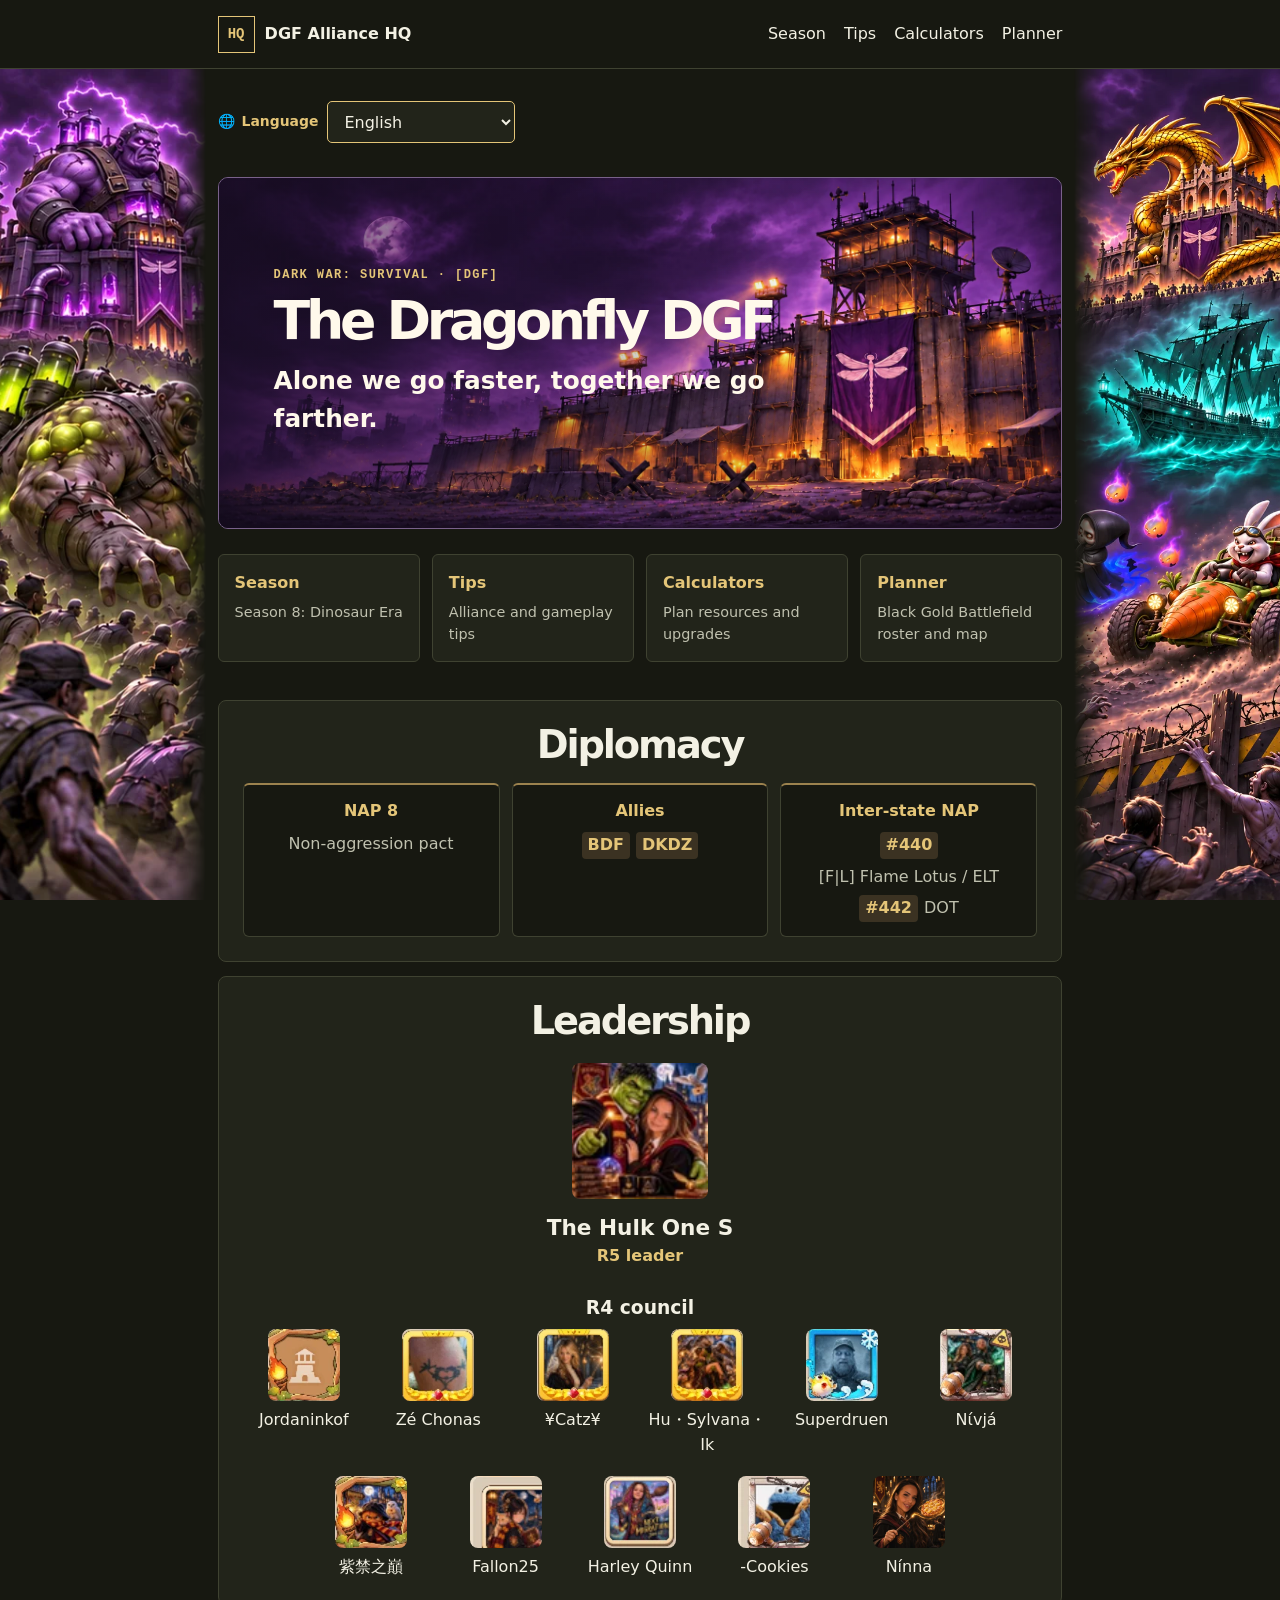
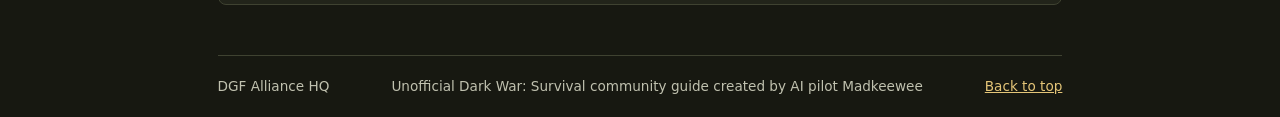
<file: index.html>
<!doctype html>
<html lang="en">
<head>
  <meta charset="utf-8">
  <meta name="viewport" content="width=device-width, initial-scale=1">
  <meta name="description" content="Dark War: Survival alliance field guide, Season 8 briefing and calculators.">
  <title>DGF Alliance HQ | Dark War: Survival</title>
  <link rel="stylesheet" href="./style.css?v=diplomacy">

  <script src="./site-translations.js?v=dgf-language-1" defer></script>
  <script src="./home-language.js?v=dgf-language-1" defer></script>
</head>
<body>
  <div class="siege-background" aria-hidden="true"><span class="siege-panel left"></span><span class="siege-panel right"></span></div>
  <a class="skip" href="#main" data-copy="skip">Skip to content</a>
  <header class="top"><div class="wrap bar">
    <a class="brand" href="./index.html"><span class="mark" aria-hidden="true">HQ</span><span data-brand>DGF Alliance HQ</span></a>
    <nav aria-label="Main"><a href="./season.html" data-copy="season">Season</a><a href="./tips.html" data-copy="tips">Tips</a><a href="./calculators.html" data-copy="calculators">Calculators</a><a href="./planner.html" data-copy="planner">Planner</a></nav>
  </div></header>
  <main id="main" class="wrap">
    <section class="home-welcome" aria-labelledby="home-title">
      <div class="language-picker">
        <label for="home-language"><span aria-hidden="true">🌐</span> <span data-copy="language">Language</span></label>
        <select id="home-language">
          <option value="en" lang="en">English</option>
          <option value="es" lang="es">Español</option>
          <option value="pt" lang="pt">Português</option>
          <option value="fr" lang="fr">Français</option>
          <option value="de" lang="de">Deutsch</option>
          <option value="ru" lang="ru">Русский</option>
          <option value="ar" lang="ar">العربية</option>
          <option value="id" lang="id">Bahasa Indonesia</option>
          <option value="ko" lang="ko">한국어</option>
          <option value="ja" lang="ja">日本語</option>
          <option value="zh-Hans" lang="zh-Hans">简体中文</option>
          <option value="th" lang="th">ไทย</option>
          <option value="vi" lang="vi">Tiếng Việt</option>
          <option value="tr" lang="tr">Türkçe</option>
        </select>
      </div>
      <div class="alliance-banner">
        <img src="./dragonfly-fortress.webp" width="1728" height="720" fetchpriority="high" alt="">
        <div class="alliance-banner-copy">
          <p class="eyebrow">Dark War: Survival · [DGF]</p>
          <h1 id="home-title" class="page-title">The Dragonfly DGF</h1>
          <p class="alliance-motto" data-copy="motto">Alone we go faster, together we go farther.</p>
        </div>
      </div>
      <div class="home-links">
        <a href="./season.html"><strong data-copy="season">Season</strong><span data-copy="seasonNote">Season 8: Dinosaur Era</span></a>
        <a href="./tips.html"><strong data-copy="tips">Tips</strong><span data-copy="tipsNote">Alliance and gameplay tips</span></a>
        <a href="./calculators.html"><strong data-copy="calculators">Calculators</strong><span data-copy="calculatorsNote">Plan resources and upgrades</span></a>
        <a href="./planner.html"><strong data-copy="planner">Planner</strong><span data-copy="plannerNote">Black Gold Battlefield roster and map</span></a>
      </div>
    </section>
    <div class="alliance-details">
      <section class="alliance-panel diplomacy" aria-labelledby="nap-title">
        <h2 id="nap-title" data-copy="diplomacy">Diplomacy</h2>
        <dl>
          <div><dt>NAP 8</dt><dd data-copy="napNote">Non-aggression pact</dd></div>
          <div><dt data-copy="allies">Allies</dt><dd class="diplomacy-tags"><bdi>BDF</bdi><bdi>DKDZ</bdi></dd></div>
          <div><dt data-copy="interstate">Inter-state NAP</dt><dd><span class="diplomacy-state"><bdi>#440</bdi> <bdi>[F|L] Flame Lotus / ELT</bdi></span><span class="diplomacy-state"><bdi>#442</bdi> <bdi>DOT</bdi></span></dd></div>
        </dl>
      </section>
      <section class="alliance-panel" aria-labelledby="leadership-title">
        <h2 id="leadership-title" data-copy="leadership">Leadership</h2>
        <figure class="alliance-leader">
          <span class="alliance-portrait" aria-hidden="true"></span>
          <figcaption><strong><bdi>The Hulk One S</bdi></strong><span data-copy="r5">R5 leader</span></figcaption>
        </figure>
        <h3 data-copy="r4">R4 council</h3>
        <ul class="council">
          <li><span class="alliance-portrait" style="--portrait:33.333% 0%" aria-hidden="true"></span><bdi>Jordaninkof</bdi></li>
          <li><span class="alliance-portrait" style="--portrait:66.667% 0%" aria-hidden="true"></span><bdi>Zé Chonas</bdi></li>
          <li><span class="alliance-portrait" style="--portrait:100% 0%" aria-hidden="true"></span><bdi>¥Catz¥</bdi></li>
          <li><span class="alliance-portrait" style="--portrait:0% 50%" aria-hidden="true"></span><bdi>Hu・Sylvana・Ik</bdi></li>
          <li><span class="alliance-portrait" style="--portrait:33.333% 50%" aria-hidden="true"></span><bdi>Superdruen</bdi></li>
          <li><span class="alliance-portrait" style="--portrait:66.667% 50%" aria-hidden="true"></span><bdi>Nίvjá</bdi></li>
          <li><span class="alliance-portrait" style="--portrait:100% 50%" aria-hidden="true"></span><bdi>紫禁之巔</bdi></li>
          <li><span class="alliance-portrait" style="--portrait:0% 100%" aria-hidden="true"></span><bdi>Fallon25</bdi></li>
          <li><span class="alliance-portrait" style="--portrait:33.333% 100%" aria-hidden="true"></span><bdi>Harley Quinn</bdi></li>
          <li><span class="alliance-portrait" style="--portrait:66.667% 100%" aria-hidden="true"></span><bdi>-Cookies</bdi></li>
          <li><img class="alliance-portrait" src="./ninna-portrait.webp" width="288" height="288" alt=""><bdi>Nínna</bdi></li>
        </ul>
      </section>
    </div>
  </main>
  <footer class="wrap footer"><span data-brand>DGF Alliance HQ</span><span><span data-copy="footer">Unofficial Dark War: Survival community guide</span> created by AI pilot Madkeewee</span><a href="#main" data-copy="top">Back to top</a></footer>
</body>
</html>
</file>
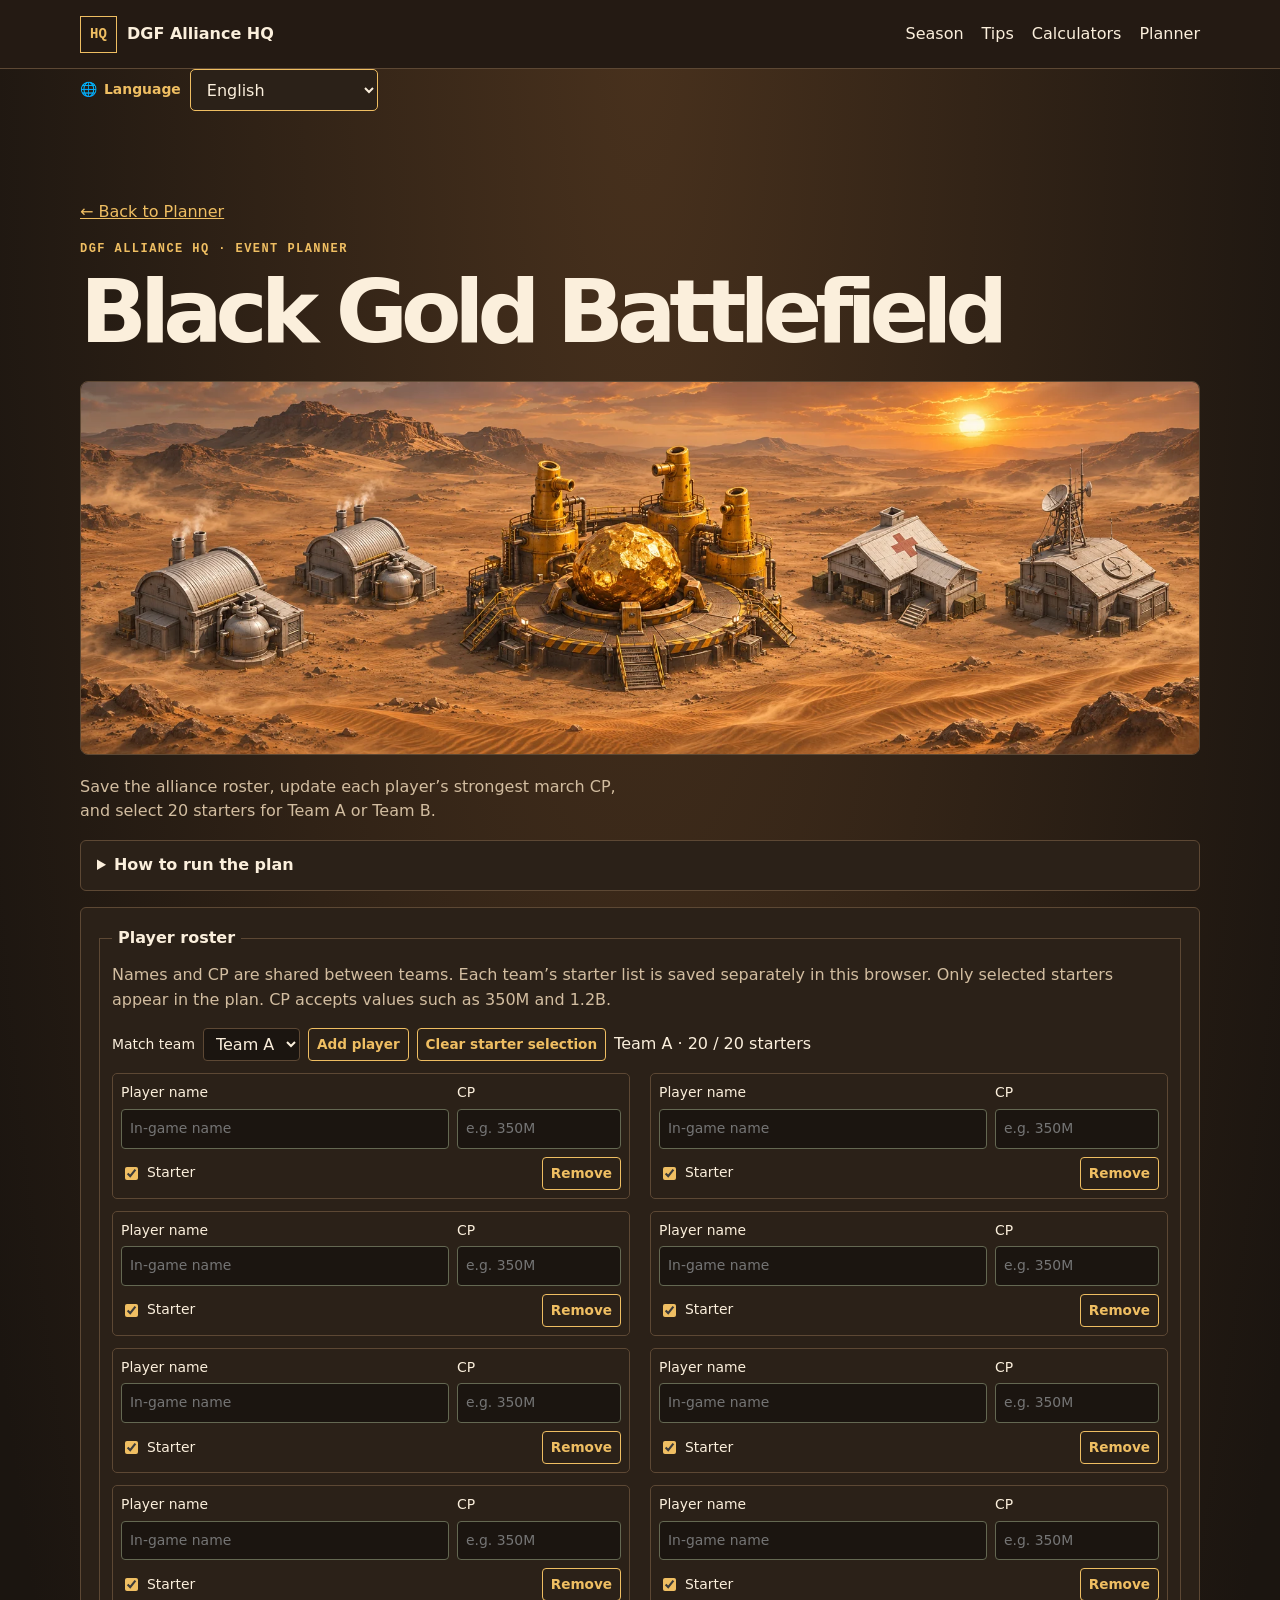
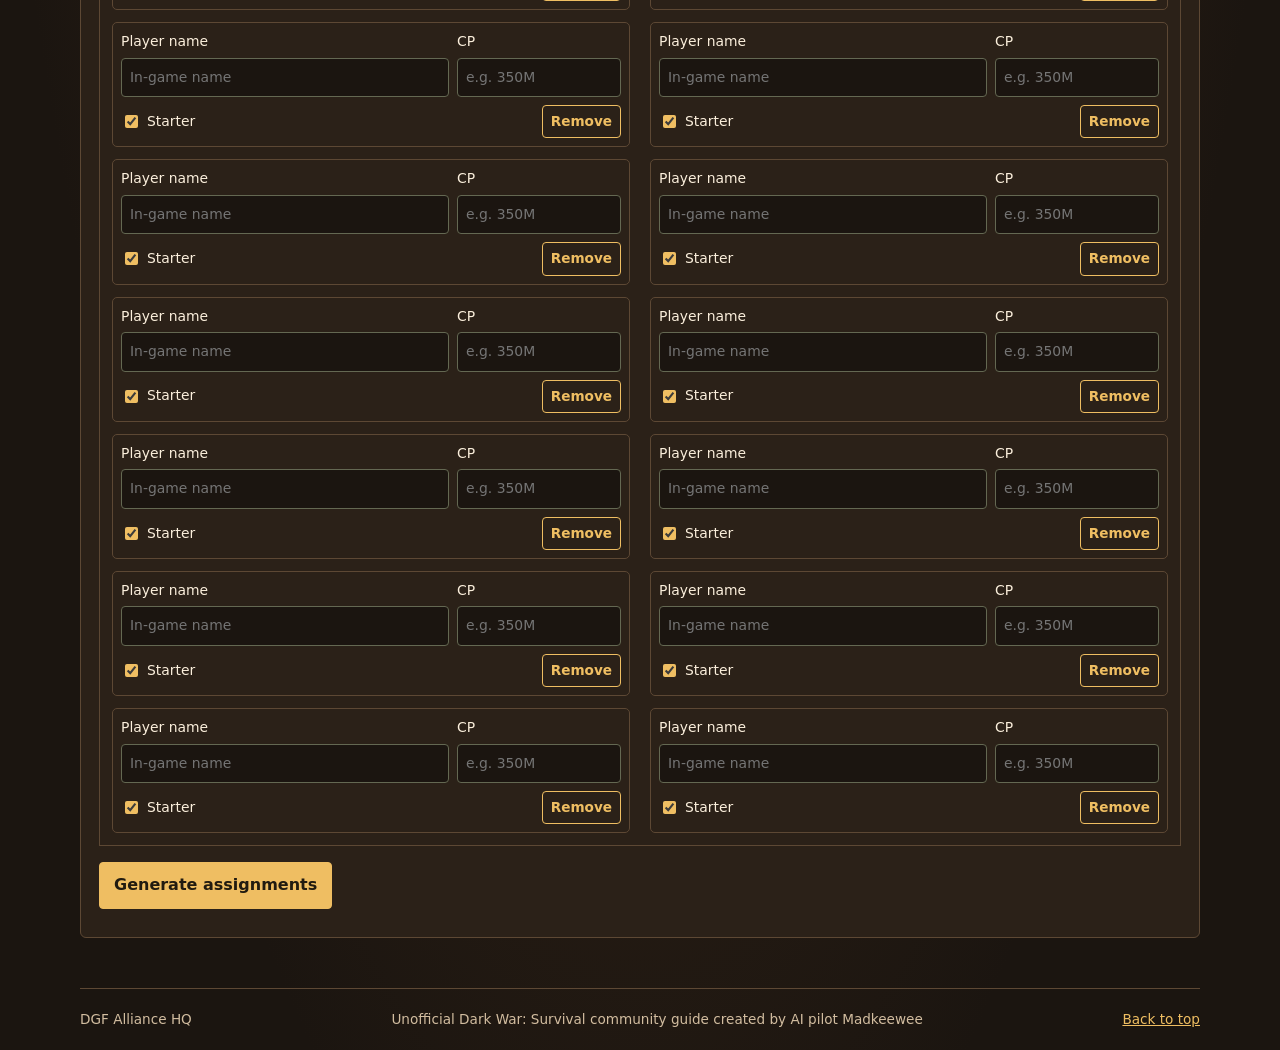
<file: bgb.html>
<!doctype html>
<html lang="en">
<head>
  <meta charset="utf-8">
  <meta name="viewport" content="width=device-width, initial-scale=1">
  <meta name="description" content="Assign the DGF roster for Dark War: Survival Black Gold Battlefield.">
  <title>Black Gold Battlefield | DGF Alliance HQ</title>
  <link rel="stylesheet" href="./style.css?v=wide-siege">
  <link rel="stylesheet" href="./bgb.css?v=saved-roster">

  <script src="./site-translations.js?v=dgf-language-1" defer></script>
  <script src="./home-language.js?v=dgf-language-1" defer></script>
  <script src="./planner.js?v=dgf-language-1" defer></script>
</head>
<body class="bgb-page">
  <a class="skip" href="#main">Skip to content</a>
  <header class="top"><div class="wrap bar">
    <a class="brand" href="./index.html"><span class="mark" aria-hidden="true">HQ</span><span data-brand>DGF Alliance HQ</span></a>
    <nav aria-label="Main"><a href="./season.html">Season</a><a href="./tips.html">Tips</a><a href="./calculators.html">Calculators</a><a href="./planner.html">Planner</a></nav>
  </div></header>
  <main id="main" class="wrap">
    <div class="language-picker">
        <label for="home-language"><span aria-hidden="true">🌐</span> <span data-copy="language">Language</span></label>
        <select id="home-language">
          <option value="en" lang="en">English</option>
          <option value="es" lang="es">Español</option>
          <option value="pt" lang="pt">Português</option>
          <option value="fr" lang="fr">Français</option>
          <option value="de" lang="de">Deutsch</option>
          <option value="ru" lang="ru">Русский</option>
          <option value="ar" lang="ar">العربية</option>
          <option value="id" lang="id">Bahasa Indonesia</option>
          <option value="ko" lang="ko">한국어</option>
          <option value="ja" lang="ja">日本語</option>
          <option value="zh-Hans" lang="zh-Hans">简体中文</option>
          <option value="th" lang="th">ไทย</option>
          <option value="vi" lang="vi">Tiếng Việt</option>
          <option value="tr" lang="tr">Türkçe</option>
        </select>
      </div>
    <section class="section">
      <noscript>Enable JavaScript to use the planner.</noscript>
      <div id="bgb" class="bgb">
        <p><a href="./planner.html">← Back to Planner</a></p>
        <p class="eyebrow">DGF Alliance HQ · Event planner</p>
        <h1 class="page-title">Black Gold Battlefield</h1>
        <figure class="page-art bgb-banner"><img src="./black-gold-desert.webp" width="1800" height="600" alt="A round gold alloy nugget at a desert factory, with oil refineries, a military base and a field hospital."></figure>
        <p class="section-intro">Save the alliance roster, update each player’s strongest march CP, and select 20 starters for Team A or Team B.</p>
        <details class="bgb-guide">
          <summary>How to run the plan</summary>
          <p>This map assumes a lower-left start. R1–R6 cover the six Oil Refineries. The Hospital and Military pairs stage near their objectives and wait for them to open.</p>
          <p>Floaters reinforce as called, then stage near the Rare Earth Factory before each alloy spawn. Floater 1 is the primary carrier, Floater 2 is backup, and Floaters 3 and 4 protect the active carrier back to HQ.</p>
          <p>CP is the generator’s only input for strength. The caller can adjust for march speed, survivability and attendance before sharing. <a href="https://rdrzteam.com/black-gold-battlefield/">RDRZ strategy guide</a> · <a href="https://z-war.icu/posts/black-gold-battlefield-team-planner/">Z-War team guide</a> · <a href="https://www.packsify.com/blogs/dark-war-survival-black-gold-battlefield">Packsify guide</a></p>
        </details>
        <form id="roster" novalidate>
          <fieldset>
            <legend>Player roster</legend>
            <p>Names and CP are shared between teams. Each team’s starter list is saved separately in this browser. Only selected starters appear in the plan. CP accepts values such as 350M and 1.2B.</p>
            <div class="roster-actions">
              <label for="bgb-team">Match team</label>
              <select id="bgb-team"><option value="A">Team A</option><option value="B">Team B</option></select>
              <button type="button" id="add-player">Add player</button>
              <button type="button" id="clear-starters">Clear starter selection</button>
              <span id="starter-count" aria-live="polite"></span>
            </div>
            <p id="roster-storage-status" role="status"></p>
            <div id="players" class="roster-grid"></div>
          </fieldset>
          <button type="submit">Generate assignments</button>
          <p id="planner-status" role="status"></p>
        </form>
        <section id="plan" hidden aria-labelledby="plan-title">
          <h2 id="plan-title">Assignments</h2>
          <figure class="bgb-map">
<svg class="battlefield" viewBox="0 0 560 535" role="img" aria-labelledby="bgb-field-title">
      <title id="bgb-field-title">Six numbered oil refineries, lower-side hospital and military standby markers, and floater staging beside the central Rare Earth Factory.</title>
      <image href="./bgb-battlefield.jpg" width="560" height="535" preserveAspectRatio="none"/>
      <g fill="#211a13" font-family="system-ui,sans-serif" font-size="16" font-weight="800">
        <g transform="translate(196 153)"><title>Oil Refinery 1</title><rect x="-18" y="-13" width="36" height="26" rx="5" fill="#ffb473" stroke="#221b15" stroke-width="2"/><text text-anchor="middle" y="6">R1</text></g>
        <g transform="translate(451 153)"><title>Oil Refinery 2</title><rect x="-18" y="-13" width="36" height="26" rx="5" fill="#f79b72" stroke="#221b15" stroke-width="2"/><text text-anchor="middle" y="6">R2</text></g>
        <g transform="translate(111 290)"><title>Oil Refinery 3</title><rect x="-18" y="-13" width="36" height="26" rx="5" fill="#e9cd70" stroke="#221b15" stroke-width="2"/><text text-anchor="middle" y="6">R3</text></g>
        <g transform="translate(455 290)"><title>Oil Refinery 4</title><rect x="-18" y="-13" width="36" height="26" rx="5" fill="#c9da78" stroke="#221b15" stroke-width="2"/><text text-anchor="middle" y="6">R4</text></g>
        <g transform="translate(196 412)"><title>Oil Refinery 5</title><rect x="-18" y="-13" width="36" height="26" rx="5" fill="#e3ace8" stroke="#221b15" stroke-width="2"/><text text-anchor="middle" y="6">R5</text></g>
        <g transform="translate(451 412)"><title>Oil Refinery 6</title><rect x="-18" y="-13" width="36" height="26" rx="5" fill="#f39cb4" stroke="#221b15" stroke-width="2"/><text text-anchor="middle" y="6">R6</text></g>
        <g transform="translate(321 492)"><title>Hospital standby</title><rect x="-18" y="-13" width="36" height="26" rx="5" fill="#a8df9c" stroke="#221b15" stroke-width="2"/><text text-anchor="middle" y="6">H</text></g>
        <g transform="translate(475 517)"><title>Military standby</title><rect x="-18" y="-13" width="36" height="26" rx="5" fill="#ff9991" stroke="#221b15" stroke-width="2"/><text text-anchor="middle" y="6">M</text></g>
        <g transform="translate(345 274)"><title>Floaters 1–4</title><rect x="-18" y="-13" width="36" height="26" rx="5" fill="#a3d6ff" stroke="#221b15" stroke-width="2"/><text text-anchor="middle" y="6">F</text></g>
      </g>
      <g fill="#f8f3e5" stroke="#33271b" stroke-width="3" paint-order="stroke" font-family="system-ui,sans-serif" font-size="15" font-weight="750">
        <text x="209" y="337">Rare Earth Factory</text>
        <text x="23" y="70">Military</text><text x="245" y="109">Hospital</text>
        <text x="18" y="493">DGF HQ</text><text x="427" y="78">Opposing HQ</text>
      </g>
    </svg>
<figcaption>Lower-left start. Match each marker to its roster below. Pins show approximate staging areas.</figcaption>
</figure>
          <div id="squads" class="tips"></div>
          <label class="share-plan">Alliance chat message
            <textarea id="plan-text" readonly rows="9"></textarea>
          </label>
          <button type="button" id="copy-plan">Copy plan</button>
          <p id="copy-status" role="status"></p>
        </section>
      </div>
    </section>
  </main>
  <footer class="wrap footer"><span data-brand>DGF Alliance HQ</span><span>Unofficial Dark War: Survival community guide created by AI pilot Madkeewee</span><a href="#main">Back to top</a></footer>
</body>
</html>
</file>
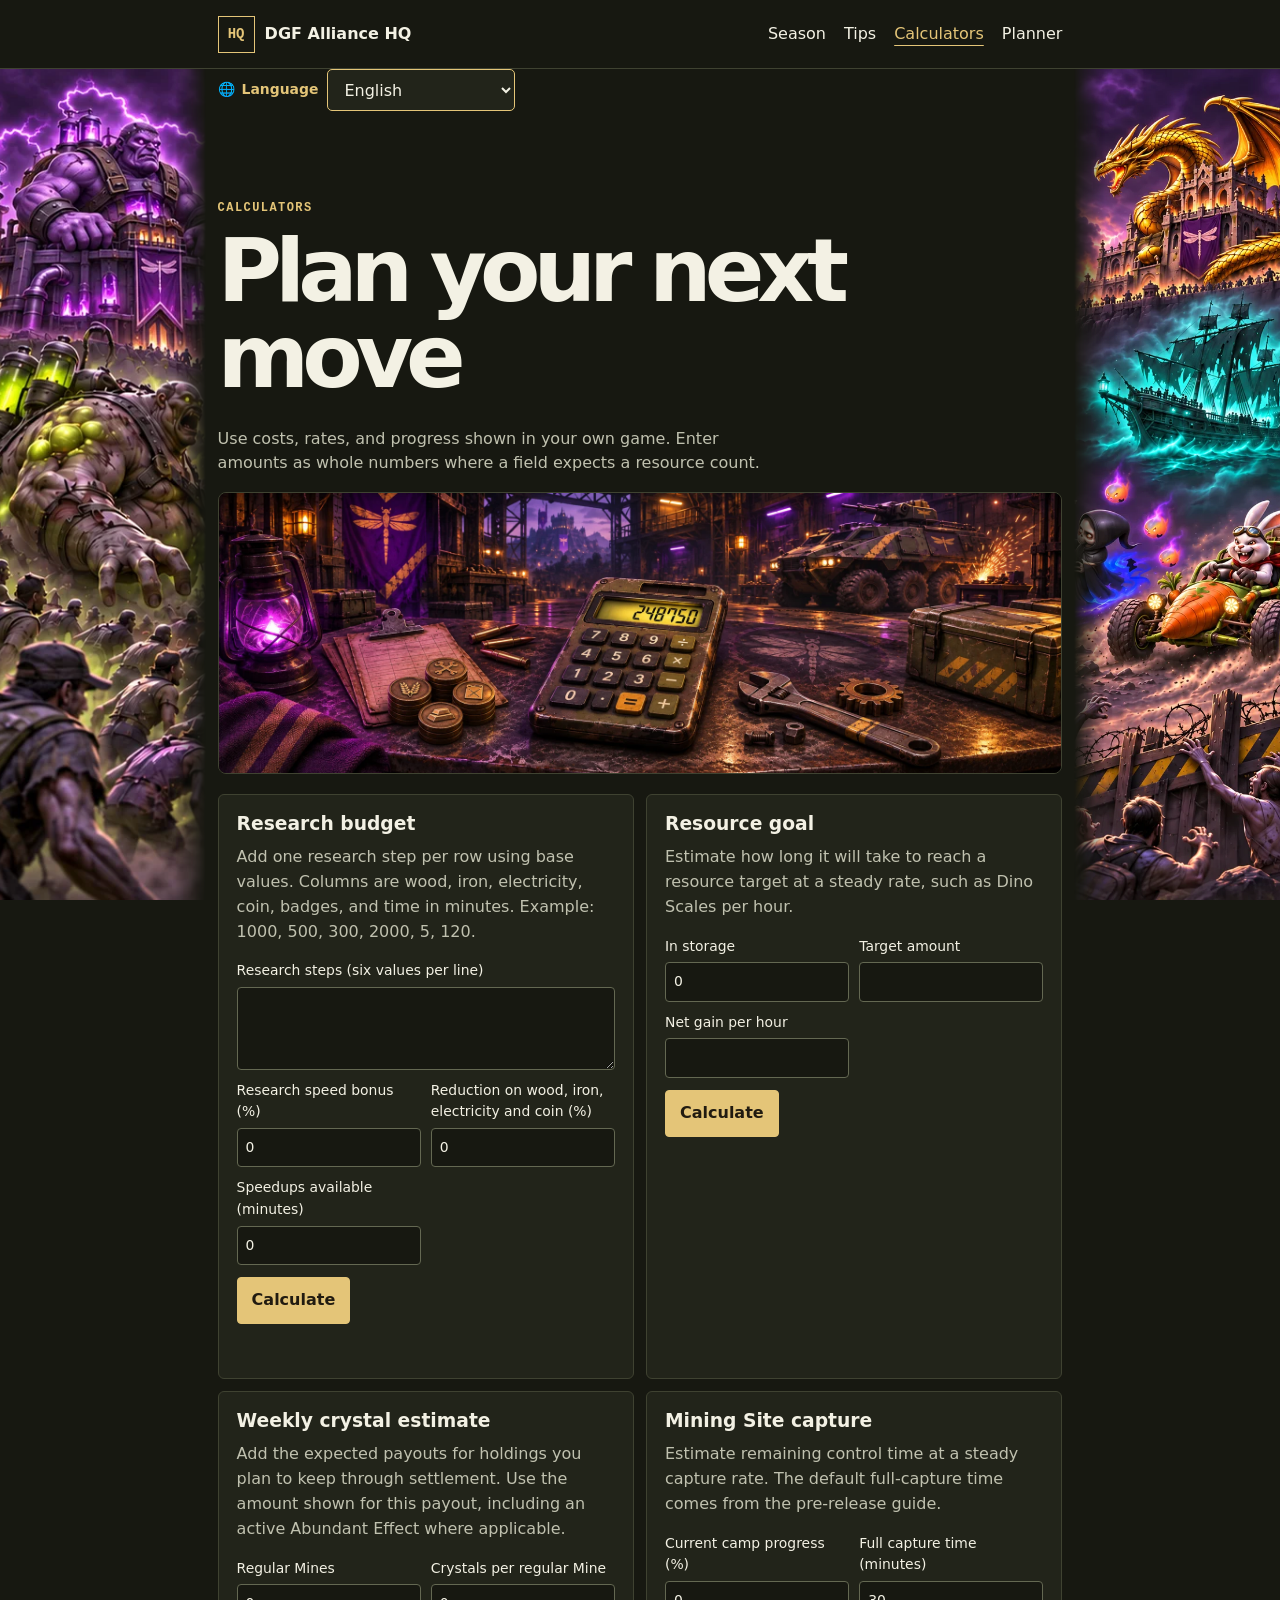
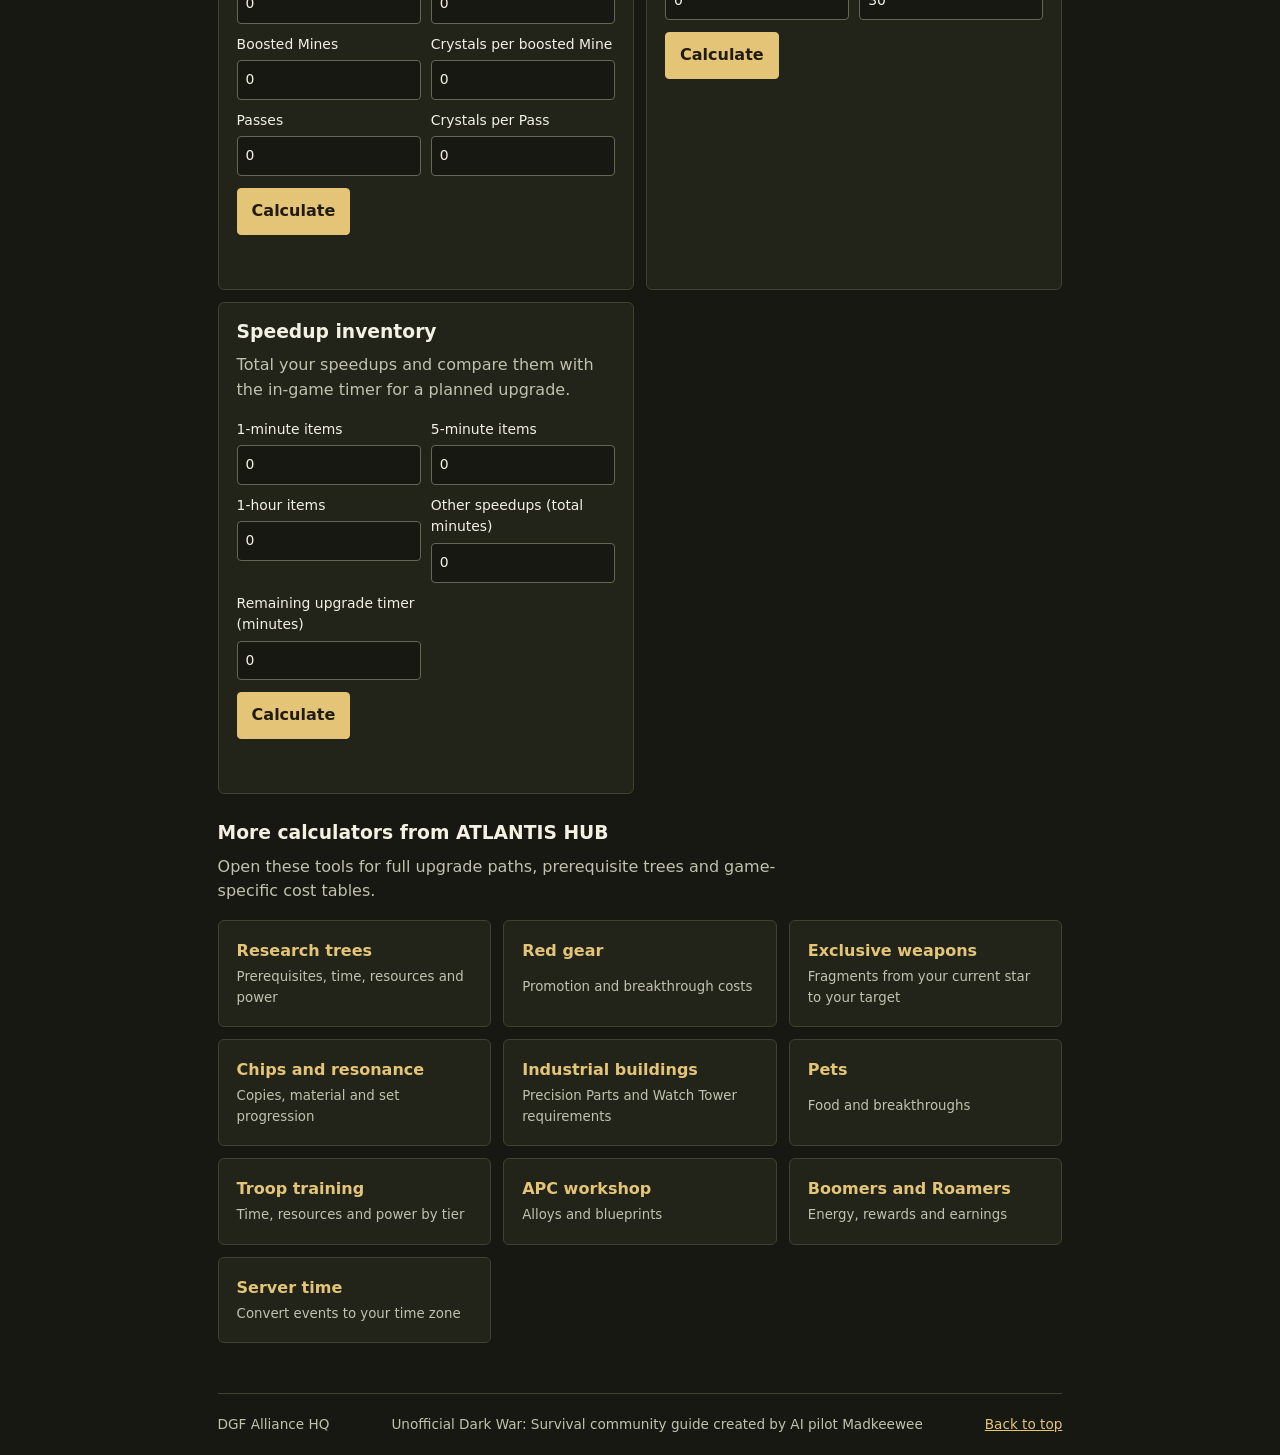
<file: calculators.html>
<!doctype html>
<html lang="en">
<head>
  <meta charset="utf-8">
  <meta name="viewport" content="width=device-width, initial-scale=1">
  <meta name="description" content="Dark War: Survival alliance field guide, Season 8 briefing and calculators.">
  <title>Calculators | DGF Alliance HQ</title>
  <link rel="stylesheet" href="./style.css?v=continuous-siege">

  <script src="./site-translations.js?v=dgf-language-1" defer></script>
  <script src="./home-language.js?v=dgf-language-1" defer></script>
  <script src="./app.js?v=dgf-language-1" defer></script>
</head>
<body>
  <div class="siege-background" aria-hidden="true"><span class="siege-panel left"></span><span class="siege-panel right"></span></div>
  <a class="skip" href="#main">Skip to content</a>
  <header class="top"><div class="wrap bar">
    <a class="brand" href="./index.html"><span class="mark" aria-hidden="true">HQ</span><span data-brand>DGF Alliance HQ</span></a>
    <nav aria-label="Main"><a href="./season.html">Season</a><a href="./tips.html">Tips</a><a href="./calculators.html" aria-current="page">Calculators</a><a href="./planner.html">Planner</a></nav>
  </div></header>
  <main id="main" class="wrap">
    <div class="language-picker">
        <label for="home-language"><span aria-hidden="true">🌐</span> <span data-copy="language">Language</span></label>
        <select id="home-language">
          <option value="en" lang="en">English</option>
          <option value="es" lang="es">Español</option>
          <option value="pt" lang="pt">Português</option>
          <option value="fr" lang="fr">Français</option>
          <option value="de" lang="de">Deutsch</option>
          <option value="ru" lang="ru">Русский</option>
          <option value="ar" lang="ar">العربية</option>
          <option value="id" lang="id">Bahasa Indonesia</option>
          <option value="ko" lang="ko">한국어</option>
          <option value="ja" lang="ja">日本語</option>
          <option value="zh-Hans" lang="zh-Hans">简体中文</option>
          <option value="th" lang="th">ไทย</option>
          <option value="vi" lang="vi">Tiếng Việt</option>
          <option value="tr" lang="tr">Türkçe</option>
        </select>
      </div>
    <section id="tools" class="section">
      <p class="eyebrow">Calculators</p><h1 class="page-title">Plan your next move</h1>
      <p class="section-intro">Use costs, rates, and progress shown in your own game. Enter amounts as whole numbers where a field expects a resource count.</p>
      <figure class="page-art" style="height:auto;aspect-ratio:3/1"><img src="./calculator-workshop.webp" width="1800" height="600" alt="A rugged calculator and resource tokens on a workbench, with an APC under repair behind them."></figure>
      <div id="calculator-list" class="tools"></div>
      <div class="external">
        <h3>More calculators from ATLANTIS HUB</h3>
        <p class="section-intro">Open these tools for full upgrade paths, prerequisite trees and game-specific cost tables.</p>
        <div class="directory">
          <a href="https://atlantisdws.com/research-calculator">Research trees<small>Prerequisites, time, resources and power</small></a>
          <a href="https://atlantisdws.com/red-gear-calculator">Red gear<small>Promotion and breakthrough costs</small></a>
          <a href="https://atlantisdws.com/exclusive-weapon-calculator">Exclusive weapons<small>Fragments from your current star to your target</small></a>
          <a href="https://atlantisdws.com/chip-calculator">Chips and resonance<small>Copies, material and set progression</small></a>
          <a href="https://atlantisdws.com/industrial-buildings">Industrial buildings<small>Precision Parts and Watch Tower requirements</small></a>
          <a href="https://atlantisdws.com/pet-calculator">Pets<small>Food and breakthroughs</small></a>
          <a href="https://atlantisdws.com/training-center">Troop training<small>Time, resources and power by tier</small></a>
          <a href="https://atlantisdws.com/apc-workshop-calculator">APC workshop<small>Alloys and blueprints</small></a>
          <a href="https://atlantisdws.com/rally-planner">Boomers and Roamers<small>Energy, rewards and earnings</small></a>
          <a href="https://atlantisdws.com/server-time">Server time<small>Convert events to your time zone</small></a>
        </div>
      </div>
      <noscript>Enable JavaScript to use the calculators.</noscript>
    </section>
  </main>
  <footer class="wrap footer"><span data-brand>DGF Alliance HQ</span><span>Unofficial Dark War: Survival community guide created by AI pilot Madkeewee</span><a href="#main">Back to top</a></footer>
</body>
</html>
</file>
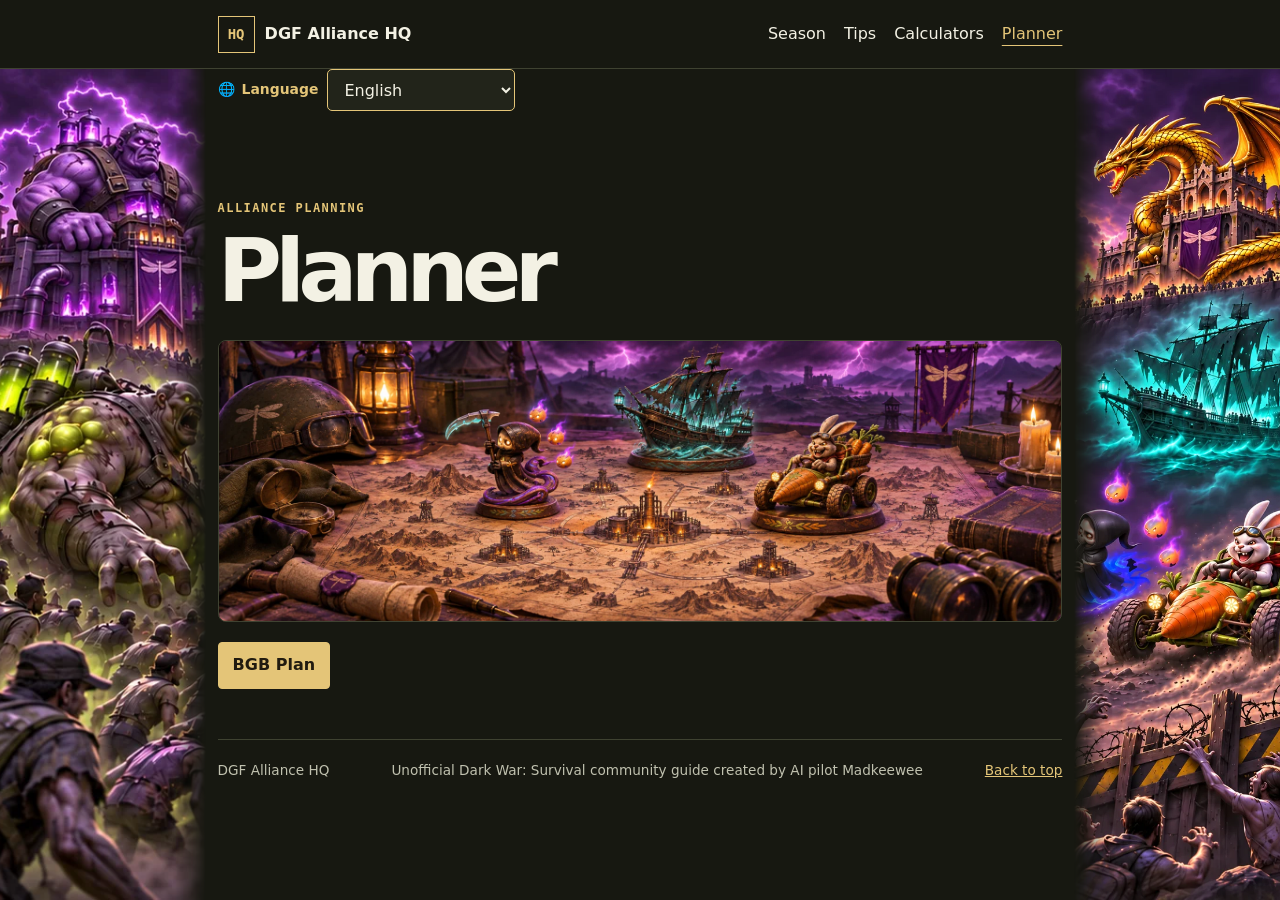
<file: planner.html>
<!doctype html>
<html lang="en">
<head>
  <meta charset="utf-8">
  <meta name="viewport" content="width=device-width, initial-scale=1">
  <meta name="description" content="Dark War: Survival alliance field guide, Season 8 briefing and calculators.">
  <title>Planner | DGF Alliance HQ</title>
  <link rel="stylesheet" href="./style.css?v=continuous-siege">
  <script src="./site-translations.js?v=dgf-language-1" defer></script>
  <script src="./home-language.js?v=dgf-language-1" defer></script>
</head>
<body>
  <div class="siege-background" aria-hidden="true"><span class="siege-panel left"></span><span class="siege-panel right"></span></div>
  <a class="skip" href="#main">Skip to content</a>
  <header class="top"><div class="wrap bar">
    <a class="brand" href="./index.html"><span class="mark" aria-hidden="true">HQ</span><span data-brand>DGF Alliance HQ</span></a>
    <nav aria-label="Main"><a href="./season.html">Season</a><a href="./tips.html">Tips</a><a href="./calculators.html">Calculators</a><a href="./planner.html" aria-current="page">Planner</a></nav>
  </div></header>
  <main id="main" class="wrap">
    <div class="language-picker">
        <label for="home-language"><span aria-hidden="true">🌐</span> <span data-copy="language">Language</span></label>
        <select id="home-language">
          <option value="en" lang="en">English</option>
          <option value="es" lang="es">Español</option>
          <option value="pt" lang="pt">Português</option>
          <option value="fr" lang="fr">Français</option>
          <option value="de" lang="de">Deutsch</option>
          <option value="ru" lang="ru">Русский</option>
          <option value="ar" lang="ar">العربية</option>
          <option value="id" lang="id">Bahasa Indonesia</option>
          <option value="ko" lang="ko">한국어</option>
          <option value="ja" lang="ja">日本語</option>
          <option value="zh-Hans" lang="zh-Hans">简体中文</option>
          <option value="th" lang="th">ไทย</option>
          <option value="vi" lang="vi">Tiếng Việt</option>
          <option value="tr" lang="tr">Türkçe</option>
        </select>
      </div>
    <section class="section">
      <p class="eyebrow">Alliance planning</p>
      <h1 class="page-title">Planner</h1>
      <figure class="page-art" style="height:auto;aspect-ratio:3/1"><img src="./commander-war-table.webp" width="1800" height="600" alt="Carved wooden Dark War troop-skin pieces on a commander’s battlefield map."></figure>
      <a class="button" href="./bgb.html">BGB Plan</a>
    </section>
  </main>
  <footer class="wrap footer"><span data-brand>DGF Alliance HQ</span><span>Unofficial Dark War: Survival community guide created by AI pilot Madkeewee</span><a href="#main">Back to top</a></footer>
</body>
</html>
</file>
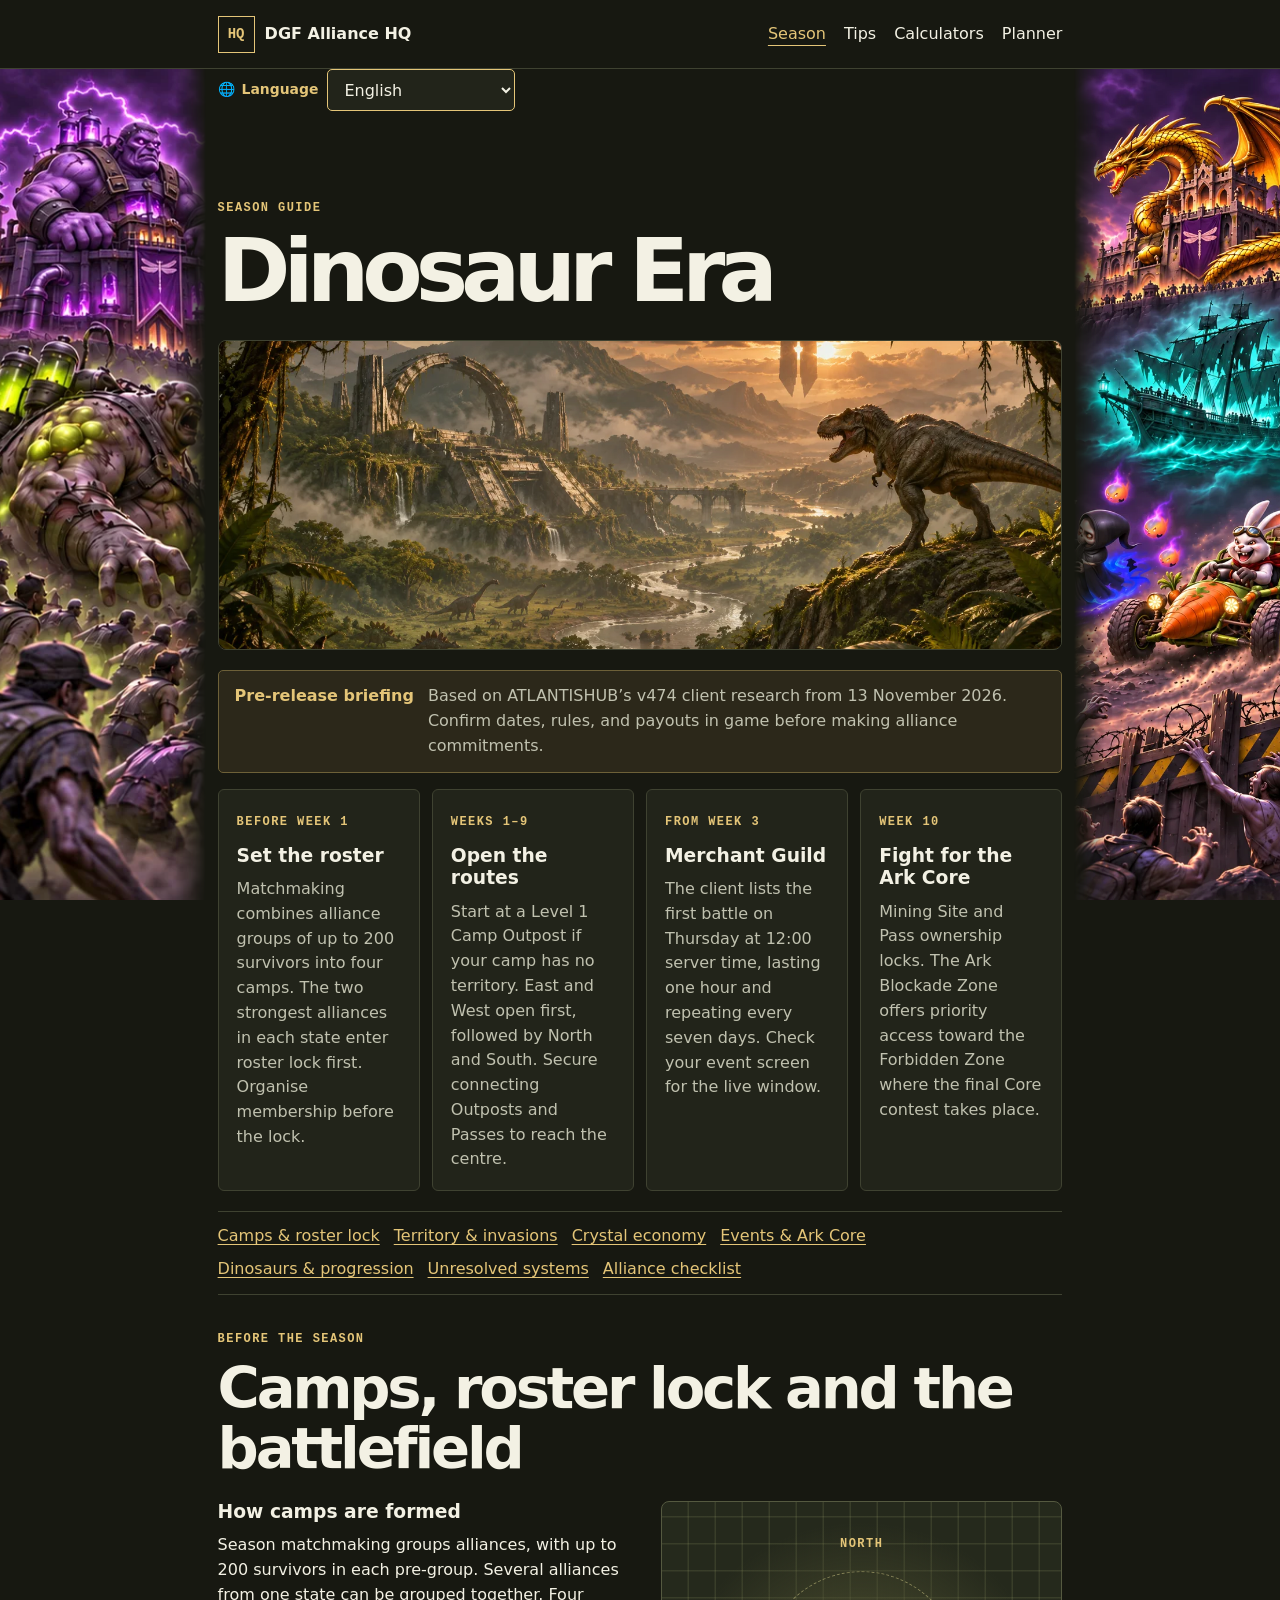
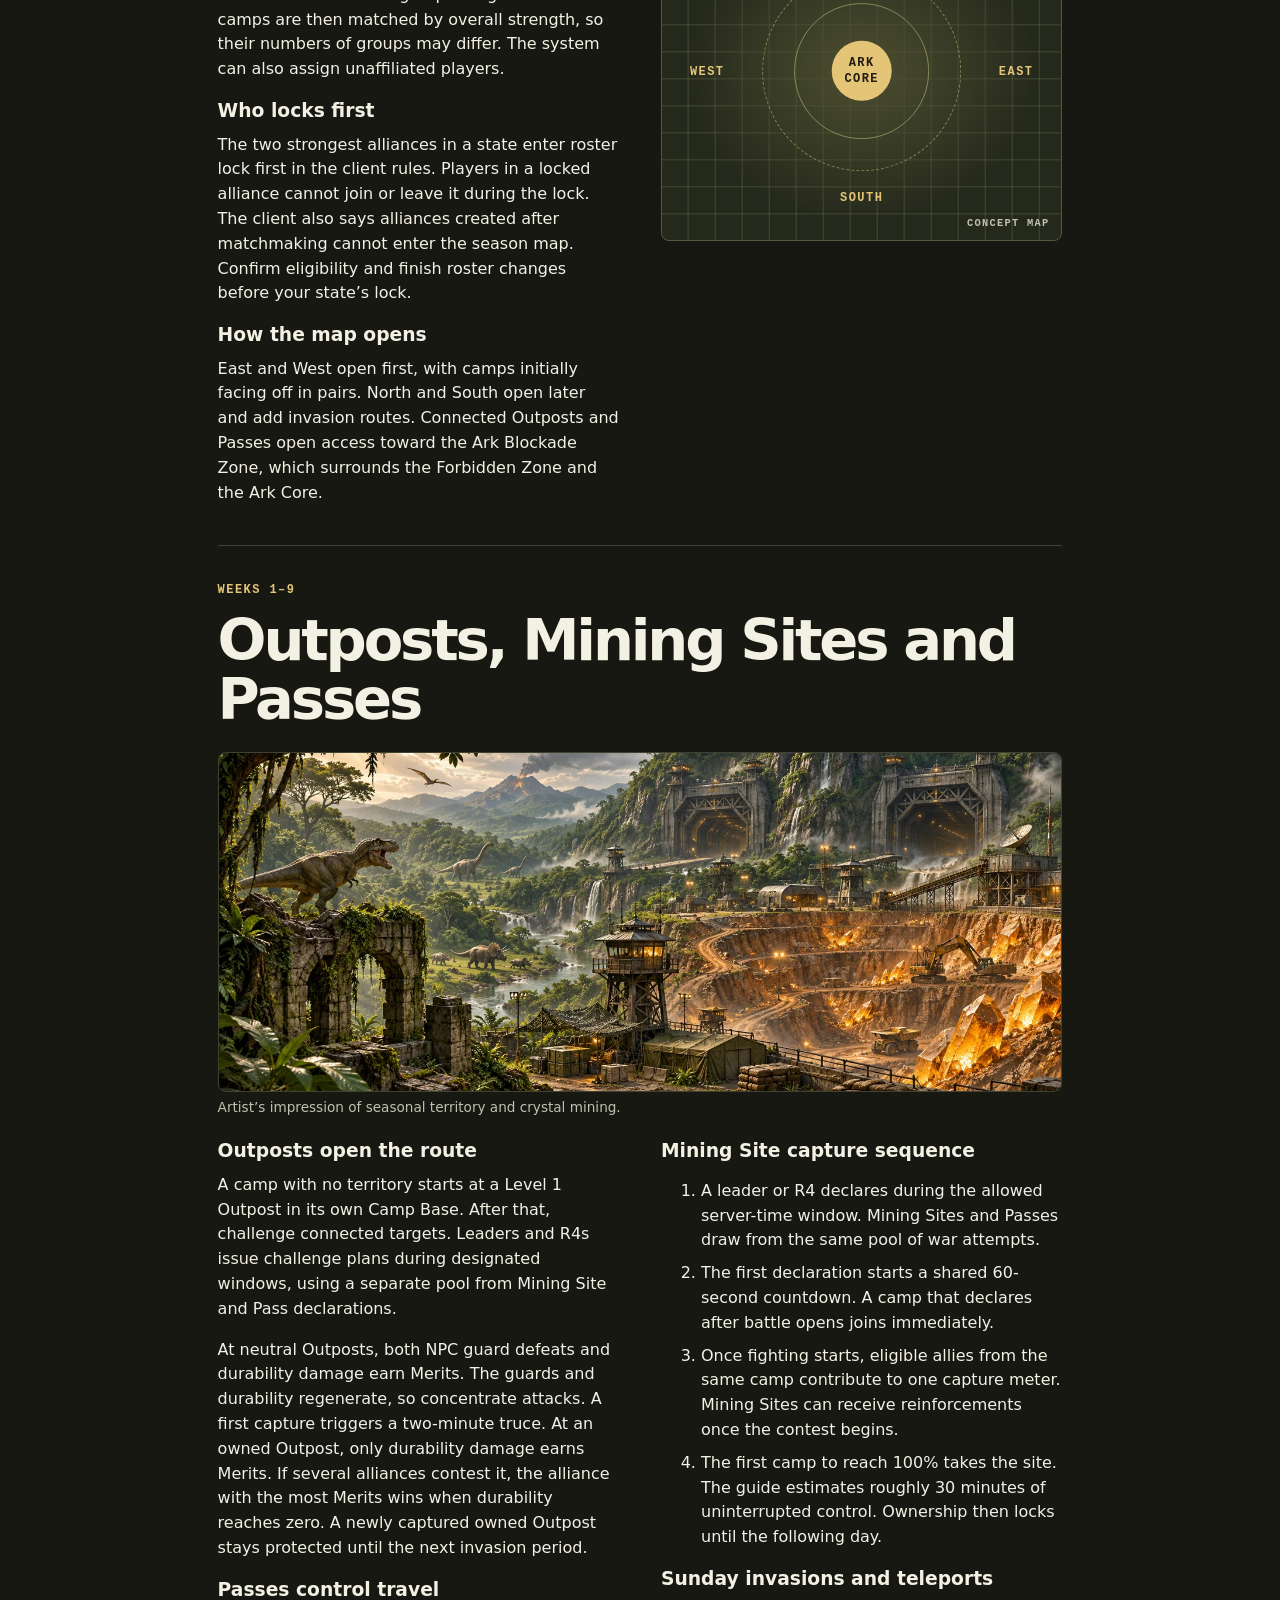
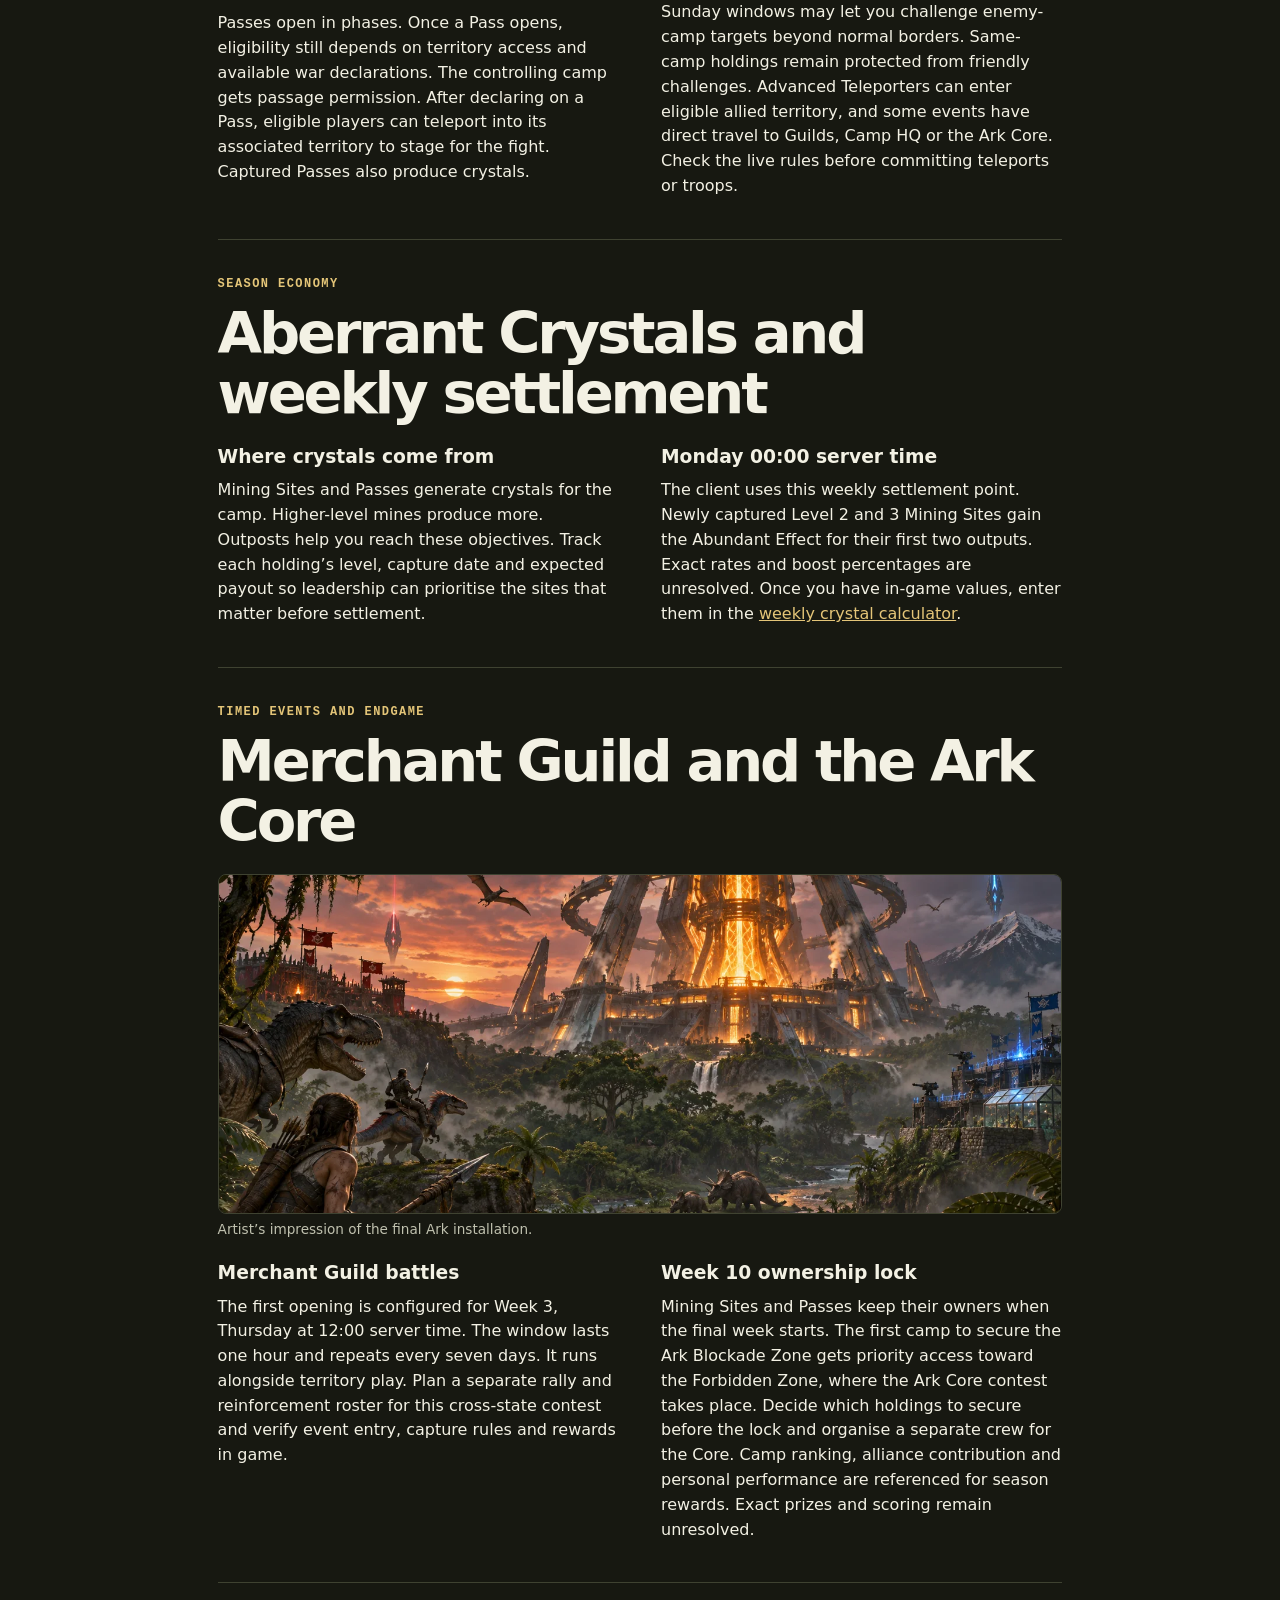
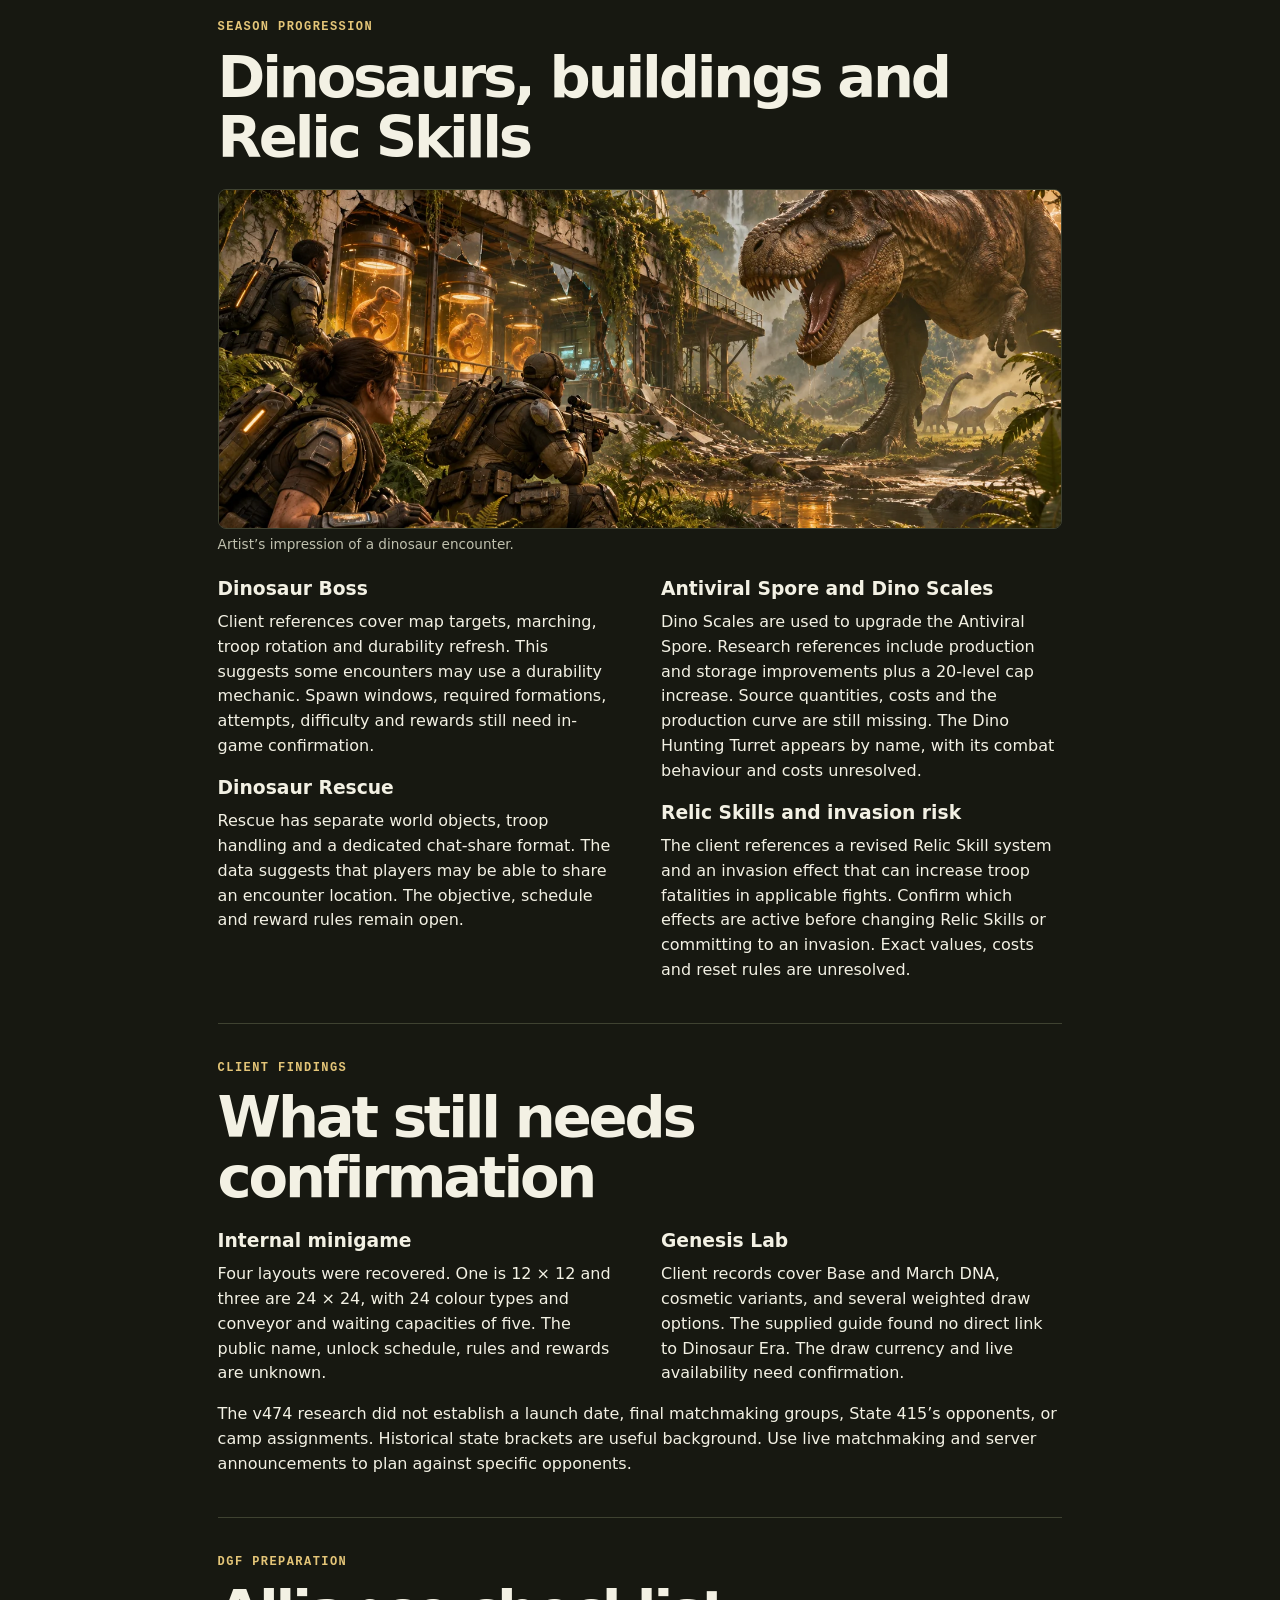
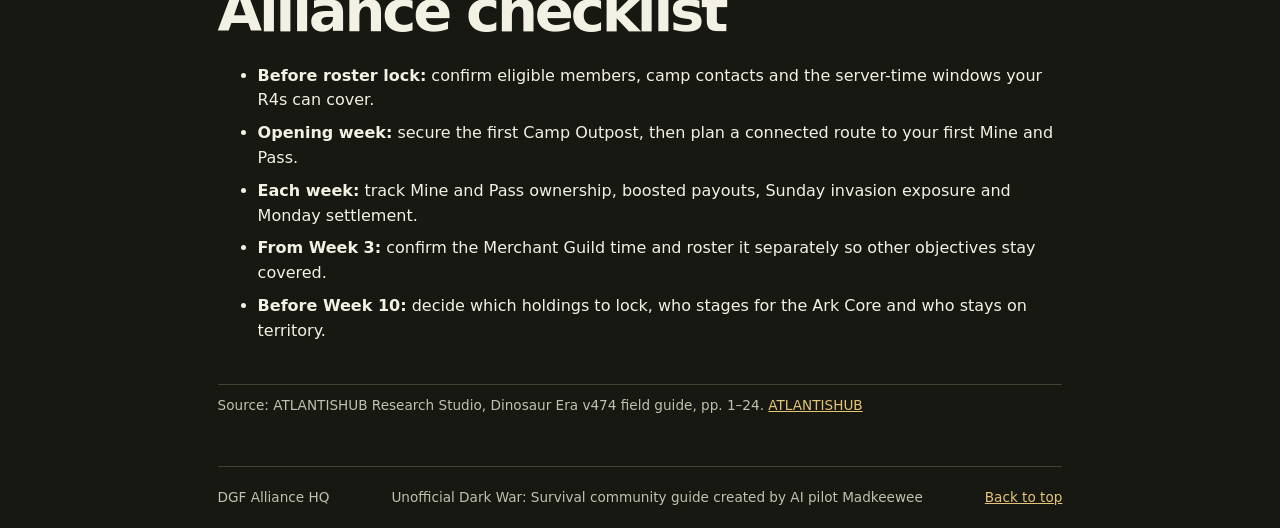
<file: season.html>
<!doctype html>
<html lang="en">
<head>
  <meta charset="utf-8">
  <meta name="viewport" content="width=device-width, initial-scale=1">
  <meta name="description" content="Dark War: Survival alliance field guide, Season 8 briefing and calculators.">
  <title>Season 8 | DGF Alliance HQ</title>
  <link rel="stylesheet" href="./style.css?v=continuous-siege">

  <script src="./site-translations.js?v=dgf-language-1" defer></script>
  <script src="./home-language.js?v=dgf-language-1" defer></script>
  <script src="./app.js?v=dgf-language-1" defer></script>
</head>
<body>
  <div class="siege-background" aria-hidden="true"><span class="siege-panel left"></span><span class="siege-panel right"></span></div>
  <a class="skip" href="#main">Skip to content</a>
  <header class="top"><div class="wrap bar">
    <a class="brand" href="./index.html"><span class="mark" aria-hidden="true">HQ</span><span data-brand>DGF Alliance HQ</span></a>
    <nav aria-label="Main"><a href="./season.html" aria-current="page">Season</a><a href="./tips.html">Tips</a><a href="./calculators.html">Calculators</a><a href="./planner.html">Planner</a></nav>
  </div></header>
  <main id="main" class="wrap">
    <div class="language-picker">
        <label for="home-language"><span aria-hidden="true">🌐</span> <span data-copy="language">Language</span></label>
        <select id="home-language">
          <option value="en" lang="en">English</option>
          <option value="es" lang="es">Español</option>
          <option value="pt" lang="pt">Português</option>
          <option value="fr" lang="fr">Français</option>
          <option value="de" lang="de">Deutsch</option>
          <option value="ru" lang="ru">Русский</option>
          <option value="ar" lang="ar">العربية</option>
          <option value="id" lang="id">Bahasa Indonesia</option>
          <option value="ko" lang="ko">한국어</option>
          <option value="ja" lang="ja">日本語</option>
          <option value="zh-Hans" lang="zh-Hans">简体中文</option>
          <option value="th" lang="th">ไทย</option>
          <option value="vi" lang="vi">Tiếng Việt</option>
          <option value="tr" lang="tr">Türkçe</option>
        </select>
      </div>
    <section id="season" class="section">
      <p class="eyebrow">Season guide</p><h1 class="page-title">Dinosaur Era</h1>
      <figure class="page-art"><img src="./dinosaur-era.webp" width="1440" height="720" alt="A tyrannosaur watches over a ruined Ark facility in a jungle valley."></figure>
      <aside class="notice"><strong>Pre-release briefing</strong><span>Based on ATLANTISHUB’s v474 client research from 13 November 2026. Confirm dates, rules, and payouts in game before making alliance commitments.</span></aside>
      <div class="timeline">
        <article><span>Before Week 1</span><h3>Set the roster</h3><p>Matchmaking combines alliance groups of up to 200 survivors into four camps. The two strongest alliances in each state enter roster lock first. Organise membership before the lock.</p></article>
        <article><span>Weeks 1–9</span><h3>Open the routes</h3><p>Start at a Level 1 Camp Outpost if your camp has no territory. East and West open first, followed by North and South. Secure connecting Outposts and Passes to reach the centre.</p></article>
        <article><span>From Week 3</span><h3>Merchant Guild</h3><p>The client lists the first battle on Thursday at 12:00 server time, lasting one hour and repeating every seven days. Check your event screen for the live window.</p></article>
        <article><span>Week 10</span><h3>Fight for the Ark Core</h3><p>Mining Site and Pass ownership locks. The Ark Blockade Zone offers priority access toward the Forbidden Zone where the final Core contest takes place.</p></article>
      </div>
      <nav class="season-index" aria-label="Season guide contents">
        <a href="#camps">Camps &amp; roster lock</a><a href="#territory">Territory &amp; invasions</a><a href="#crystals">Crystal economy</a><a href="#events">Events &amp; Ark Core</a><a href="#dinosaurs">Dinosaurs &amp; progression</a><a href="#research">Unresolved systems</a><a href="#checklist">Alliance checklist</a>
      </nav>

      <section class="season-chapter" id="camps">
        <p class="eyebrow">Before the season</p><h2>Camps, roster lock and the battlefield</h2>
        <div class="season-columns">
          <div>
            <h3>How camps are formed</h3>
            <p>Season matchmaking groups alliances, with up to 200 survivors in each pre-group. Several alliances from one state can be grouped together. Four camps are then matched by overall strength, so their numbers of groups may differ. The system can also assign unaffiliated players.</p>
            <h3>Who locks first</h3>
            <p>The two strongest alliances in a state enter roster lock first in the client rules. Players in a locked alliance cannot join or leave it during the lock. The client also says alliances created after matchmaking cannot enter the season map. Confirm eligibility and finish roster changes before your state’s lock.</p>
            <h3>How the map opens</h3>
            <p>East and West open first, with camps initially facing off in pairs. North and South open later and add invasion routes. Connected Outposts and Passes open access toward the Ark Blockade Zone, which surrounds the Forbidden Zone and the Ark Core.</p>
          </div>
          <div class="map" role="img" aria-label="Conceptual map with four directions and the Ark Core at the center.">
            <span class="north">NORTH</span><span class="west">WEST</span><span class="east">EAST</span><span class="south">SOUTH</span>
            <div class="ring outer"></div><div class="ring inner"></div><span class="core">ARK<br>CORE</span><span class="caption">Concept map</span>
          </div>
        </div>
      </section>

      <section class="season-chapter" id="territory">
        <p class="eyebrow">Weeks 1–9</p><h2>Outposts, Mining Sites and Passes</h2>
        <figure class="guide-art"><img src="./season-territory.webp" width="1440" height="720" loading="lazy" alt="A fortified jungle pass overlooks a crystal mining site."><figcaption>Artist’s impression of seasonal territory and crystal mining.</figcaption></figure>
        <div class="season-columns">
          <div>
            <h3>Outposts open the route</h3>
            <p>A camp with no territory starts at a Level 1 Outpost in its own Camp Base. After that, challenge connected targets. Leaders and R4s issue challenge plans during designated windows, using a separate pool from Mining Site and Pass declarations.</p>
            <p>At neutral Outposts, both NPC guard defeats and durability damage earn Merits. The guards and durability regenerate, so concentrate attacks. A first capture triggers a two-minute truce. At an owned Outpost, only durability damage earns Merits. If several alliances contest it, the alliance with the most Merits wins when durability reaches zero. A newly captured owned Outpost stays protected until the next invasion period.</p>
            <h3>Passes control travel</h3>
            <p>Passes open in phases. Once a Pass opens, eligibility still depends on territory access and available war declarations. The controlling camp gets passage permission. After declaring on a Pass, eligible players can teleport into its associated territory to stage for the fight. Captured Passes also produce crystals.</p>
          </div>
          <div>
            <h3>Mining Site capture sequence</h3>
            <ol>
              <li>A leader or R4 declares during the allowed server-time window. Mining Sites and Passes draw from the same pool of war attempts.</li>
              <li>The first declaration starts a shared 60-second countdown. A camp that declares after battle opens joins immediately.</li>
              <li>Once fighting starts, eligible allies from the same camp contribute to one capture meter. Mining Sites can receive reinforcements once the contest begins.</li>
              <li>The first camp to reach 100% takes the site. The guide estimates roughly 30 minutes of uninterrupted control. Ownership then locks until the following day.</li>
            </ol>
            <h3>Sunday invasions and teleports</h3>
            <p>Sunday windows may let you challenge enemy-camp targets beyond normal borders. Same-camp holdings remain protected from friendly challenges. Advanced Teleporters can enter eligible allied territory, and some events have direct travel to Guilds, Camp HQ or the Ark Core. Check the live rules before committing teleports or troops.</p>
          </div>
        </div>
      </section>

      <section class="season-chapter" id="crystals">
        <p class="eyebrow">Season economy</p><h2>Aberrant Crystals and weekly settlement</h2>
        <div class="season-columns">
          <div><h3>Where crystals come from</h3><p>Mining Sites and Passes generate crystals for the camp. Higher-level mines produce more. Outposts help you reach these objectives. Track each holding’s level, capture date and expected payout so leadership can prioritise the sites that matter before settlement.</p></div>
          <div><h3>Monday 00:00 server time</h3><p>The client uses this weekly settlement point. Newly captured Level 2 and 3 Mining Sites gain the Abundant Effect for their first two outputs. Exact rates and boost percentages are unresolved. Once you have in-game values, enter them in the <a href="./calculators.html">weekly crystal calculator</a>.</p></div>
        </div>
      </section>

      <section class="season-chapter" id="events">
        <p class="eyebrow">Timed events and endgame</p><h2>Merchant Guild and the Ark Core</h2>
        <figure class="guide-art"><img src="./season-ark.webp" width="1440" height="720" loading="lazy" alt="An illuminated Ark reactor complex rises above the rainforest."><figcaption>Artist’s impression of the final Ark installation.</figcaption></figure>
        <div class="season-columns">
          <div><h3>Merchant Guild battles</h3><p>The first opening is configured for Week 3, Thursday at 12:00 server time. The window lasts one hour and repeats every seven days. It runs alongside territory play. Plan a separate rally and reinforcement roster for this cross-state contest and verify event entry, capture rules and rewards in game.</p></div>
          <div><h3>Week 10 ownership lock</h3><p>Mining Sites and Passes keep their owners when the final week starts. The first camp to secure the Ark Blockade Zone gets priority access toward the Forbidden Zone, where the Ark Core contest takes place. Decide which holdings to secure before the lock and organise a separate crew for the Core. Camp ranking, alliance contribution and personal performance are referenced for season rewards. Exact prizes and scoring remain unresolved.</p></div>
        </div>
      </section>

      <section class="season-chapter" id="dinosaurs">
        <p class="eyebrow">Season progression</p><h2>Dinosaurs, buildings and Relic Skills</h2>
        <figure class="guide-art"><img src="./season-dinosaurs.webp" width="1440" height="720" loading="lazy" alt="Armoured scouts encounter a large dinosaur near a damaged jungle laboratory."><figcaption>Artist’s impression of a dinosaur encounter.</figcaption></figure>
        <div class="season-columns">
          <div>
            <h3>Dinosaur Boss</h3><p>Client references cover map targets, marching, troop rotation and durability refresh. This suggests some encounters may use a durability mechanic. Spawn windows, required formations, attempts, difficulty and rewards still need in-game confirmation.</p>
            <h3>Dinosaur Rescue</h3><p>Rescue has separate world objects, troop handling and a dedicated chat-share format. The data suggests that players may be able to share an encounter location. The objective, schedule and reward rules remain open.</p>
          </div>
          <div>
            <h3>Antiviral Spore and Dino Scales</h3><p>Dino Scales are used to upgrade the Antiviral Spore. Research references include production and storage improvements plus a 20-level cap increase. Source quantities, costs and the production curve are still missing. The Dino Hunting Turret appears by name, with its combat behaviour and costs unresolved.</p>
            <h3>Relic Skills and invasion risk</h3><p>The client references a revised Relic Skill system and an invasion effect that can increase troop fatalities in applicable fights. Confirm which effects are active before changing Relic Skills or committing to an invasion. Exact values, costs and reset rules are unresolved.</p>
          </div>
        </div>
      </section>

      <section class="season-chapter" id="research">
        <p class="eyebrow">Client findings</p><h2>What still needs confirmation</h2>
        <div class="season-columns">
          <div><h3>Internal minigame</h3><p>Four layouts were recovered. One is 12 × 12 and three are 24 × 24, with 24 colour types and conveyor and waiting capacities of five. The public name, unlock schedule, rules and rewards are unknown.</p></div>
          <div><h3>Genesis Lab</h3><p>Client records cover Base and March DNA, cosmetic variants, and several weighted draw options. The supplied guide found no direct link to Dinosaur Era. The draw currency and live availability need confirmation.</p></div>
        </div>
        <p>The v474 research did not establish a launch date, final matchmaking groups, State 415’s opponents, or camp assignments. Historical state brackets are useful background. Use live matchmaking and server announcements to plan against specific opponents.</p>
      </section>

      <section class="season-chapter" id="checklist">
        <p class="eyebrow">DGF preparation</p><h2>Alliance checklist</h2>
        <ul>
          <li><strong>Before roster lock:</strong> confirm eligible members, camp contacts and the server-time windows your R4s can cover.</li>
          <li><strong>Opening week:</strong> secure the first Camp Outpost, then plan a connected route to your first Mine and Pass.</li>
          <li><strong>Each week:</strong> track Mine and Pass ownership, boosted payouts, Sunday invasion exposure and Monday settlement.</li>
          <li><strong>From Week 3:</strong> confirm the Merchant Guild time and roster it separately so other objectives stay covered.</li>
          <li><strong>Before Week 10:</strong> decide which holdings to lock, who stages for the Ark Core and who stays on territory.</li>
        </ul>
      </section>
      <p class="source">Source: ATLANTISHUB Research Studio, Dinosaur Era v474 field guide, pp. 1–24. <a href="https://atlantisdws.com/">ATLANTISHUB</a></p>
    </section>
  </main>
  <footer class="wrap footer"><span data-brand>DGF Alliance HQ</span><span>Unofficial Dark War: Survival community guide created by AI pilot Madkeewee</span><a href="#main">Back to top</a></footer>
</body>
</html>
</file>
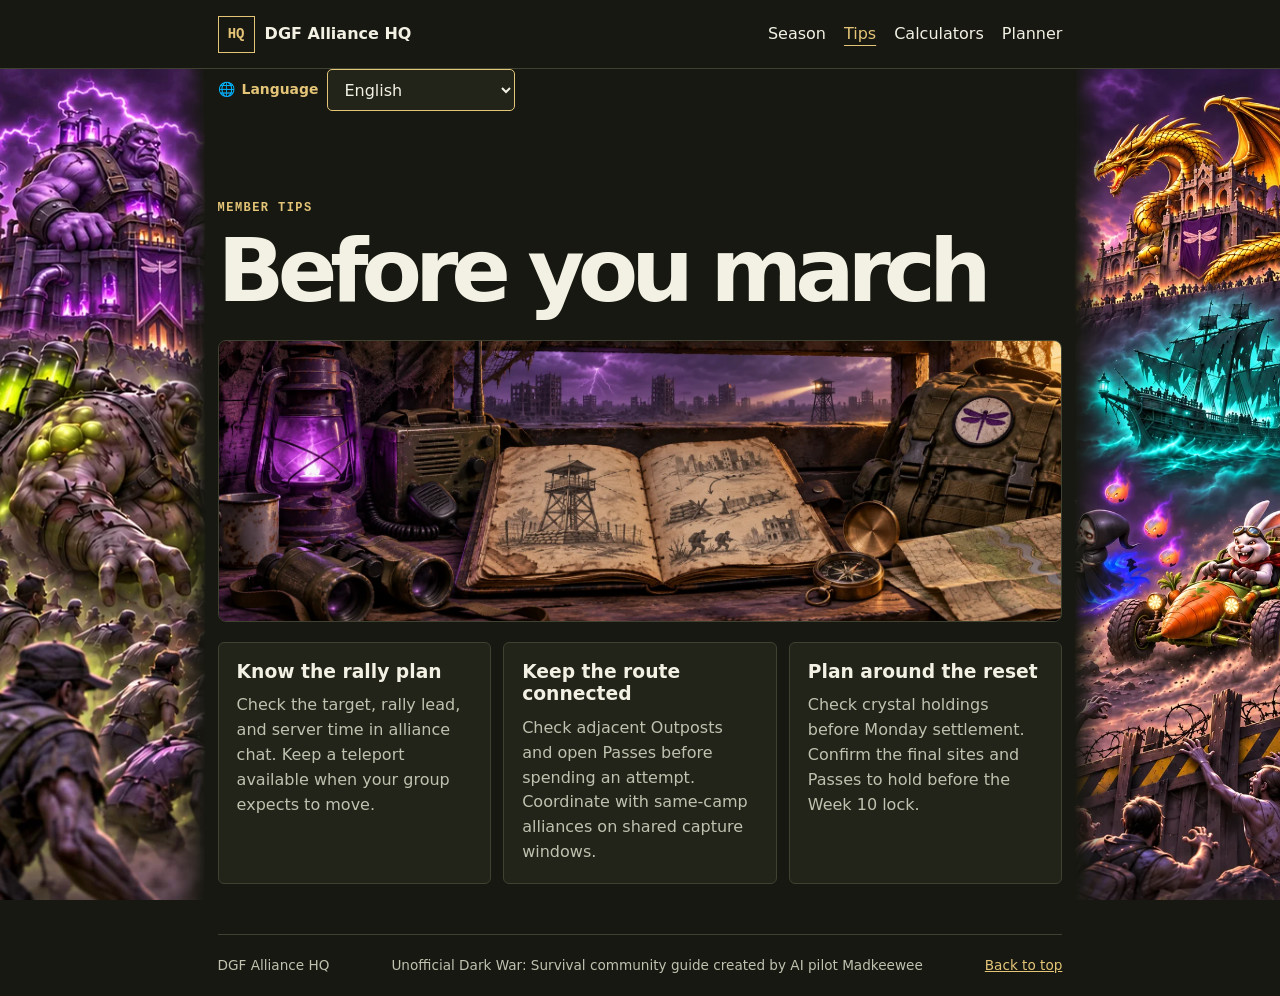
<file: tips.html>
<!doctype html>
<html lang="en">
<head>
  <meta charset="utf-8">
  <meta name="viewport" content="width=device-width, initial-scale=1">
  <meta name="description" content="Dark War: Survival alliance field guide, Season 8 briefing and calculators.">
  <title>Member Tips | DGF Alliance HQ</title>
  <link rel="stylesheet" href="./style.css?v=continuous-siege">

  <script src="./site-translations.js?v=dgf-language-1" defer></script>
  <script src="./home-language.js?v=dgf-language-1" defer></script>
  <script src="./app.js?v=dgf-language-1" defer></script>
</head>
<body>
  <div class="siege-background" aria-hidden="true"><span class="siege-panel left"></span><span class="siege-panel right"></span></div>
  <a class="skip" href="#main">Skip to content</a>
  <header class="top"><div class="wrap bar">
    <a class="brand" href="./index.html"><span class="mark" aria-hidden="true">HQ</span><span data-brand>DGF Alliance HQ</span></a>
    <nav aria-label="Main"><a href="./season.html">Season</a><a href="./tips.html" aria-current="page">Tips</a><a href="./calculators.html">Calculators</a><a href="./planner.html">Planner</a></nav>
  </div></header>
  <main id="main" class="wrap">
    <div class="language-picker">
        <label for="home-language"><span aria-hidden="true">🌐</span> <span data-copy="language">Language</span></label>
        <select id="home-language">
          <option value="en" lang="en">English</option>
          <option value="es" lang="es">Español</option>
          <option value="pt" lang="pt">Português</option>
          <option value="fr" lang="fr">Français</option>
          <option value="de" lang="de">Deutsch</option>
          <option value="ru" lang="ru">Русский</option>
          <option value="ar" lang="ar">العربية</option>
          <option value="id" lang="id">Bahasa Indonesia</option>
          <option value="ko" lang="ko">한국어</option>
          <option value="ja" lang="ja">日本語</option>
          <option value="zh-Hans" lang="zh-Hans">简体中文</option>
          <option value="th" lang="th">ไทย</option>
          <option value="vi" lang="vi">Tiếng Việt</option>
          <option value="tr" lang="tr">Türkçe</option>
        </select>
      </div>
    <section id="tips" class="section">
      <p class="eyebrow">Member tips</p><h1 class="page-title">Before you march</h1>
      <figure class="page-art" style="height:auto;aspect-ratio:3/1"><img src="./survivor-field-manual.webp" width="1800" height="600" alt="An open survivor field manual with a compass, radio and scouting gear."></figure>
      <div class="tips">
        <article><h3>Know the rally plan</h3><p>Check the target, rally lead, and server time in alliance chat. Keep a teleport available when your group expects to move.</p></article>
        <article><h3>Keep the route connected</h3><p>Check adjacent Outposts and open Passes before spending an attempt. Coordinate with same-camp alliances on shared capture windows.</p></article>
        <article><h3>Plan around the reset</h3><p>Check crystal holdings before Monday settlement. Confirm the final sites and Passes to hold before the Week 10 lock.</p></article>
      </div>
    </section>
  </main>
  <footer class="wrap footer"><span data-brand>DGF Alliance HQ</span><span>Unofficial Dark War: Survival community guide created by AI pilot Madkeewee</span><a href="#main">Back to top</a></footer>
</body>
</html>
</file>
<file: style.css>
:root{color-scheme:dark;--bg:#171811;--panel:#22241a;--line:#3f4231;--text:#f3f1e4;--muted:#c0c1af;--accent:#e4c578}
*{box-sizing:border-box}
html{scroll-padding-top:90px}
body{margin:0;background:var(--bg);color:var(--text);font:16px/1.55 "Inter",system-ui,sans-serif}
.siege-background{display:none}
@media(min-width:1050px) and (min-aspect-ratio:6/5){
  body{--frame-width:clamp(760px,66vw,1800px);isolation:isolate}
  body .wrap{width:var(--frame-width)}
  .siege-background{display:block;position:fixed;inset:68px 0 0;z-index:-1;pointer-events:none}
  .siege-panel{position:absolute;inset-block:0;width:calc((100% - var(--frame-width))/2 - 12px);background-size:cover;background-repeat:no-repeat}
  .siege-panel.left{left:0;background-image:url("./siege-left.webp");background-position:52% top;mask-image:linear-gradient(90deg,#000 85%,transparent)}
  .siege-panel.right{right:0;background-image:url("./siege-right.webp");background-position:58% top;mask-image:linear-gradient(270deg,#000 85%,transparent)}
}
a{color:var(--accent)}
a:focus-visible,button:focus-visible,input:focus-visible,textarea:focus-visible,summary:focus-visible{outline:2px solid var(--accent);outline-offset:4px}
.wrap{width:min(1120px,calc(100% - 40px));margin:auto}
.skip{position:absolute;left:12px;top:-80px;z-index:3;background:var(--bg);padding:12px}.skip:focus{top:12px}
.top{border-bottom:1px solid var(--line);position:sticky;top:0;z-index:2;background:#171811}
.bar,.brand,nav,.actions,.footer{display:flex;align-items:center;gap:18px}
.bar{min-height:68px;justify-content:space-between}
.bar a{text-decoration:none;color:var(--text)}
nav a:hover{color:var(--accent)}
nav a[aria-current=page]{color:var(--accent);text-decoration:underline;text-underline-offset:6px}
.brand{font-weight:800;gap:10px}
.mark{display:grid;place-items:center;width:37px;height:37px;border:1px solid var(--accent);color:var(--accent);font:700 14px/1 "IBM Plex Mono",monospace}
.hero{display:grid;grid-template-columns:1fr 1fr;gap:44px;align-items:center;padding:64px 0 40px}
.eyebrow,.timeline article>span,.caption,.map>span{font:700 .75rem/1.35 "IBM Plex Mono",monospace;letter-spacing:.12em;text-transform:uppercase;color:var(--accent)}
h1,h2,h3,p{margin-top:0}
h1{font-size:clamp(4.3rem,9vw,8rem);line-height:.82;letter-spacing:-.08em;margin-bottom:26px}
h1 em{color:var(--accent);font-style:normal}
h2{font-size:clamp(2rem,5vw,3.6rem);letter-spacing:-.055em;line-height:1.04;margin-bottom:22px}
h3{line-height:1.2;margin-bottom:10px}
.intro,.section-intro{max-width:55ch;color:var(--muted)}
.actions{flex-wrap:wrap;gap:10px}
.button,button{display:inline-block;border:1px solid var(--accent);padding:10px 14px;border-radius:4px;background:var(--accent);color:#211b10;text-decoration:none;font:inherit;font-weight:750;cursor:pointer}
.secondary{background:transparent;color:var(--accent)}
.button:hover,button:hover{filter:brightness(1.12)}
.hero-art,.page-art{margin:0;overflow:hidden;border:1px solid var(--line);border-radius:8px;background:var(--panel)}
.hero-art img,.page-art img{display:block;width:100%;height:100%;object-fit:cover}
.hero-art{aspect-ratio:4/3}
.page-art{height:clamp(170px,27vw,310px);margin:0 0 20px}
.page-title{font-size:clamp(2.8rem,7vw,5.5rem);line-height:.98}
.briefing-grid{display:grid;grid-template-columns:minmax(0,1.65fr) minmax(260px,1fr);align-items:center;gap:14px;margin-top:14px}
.briefing-grid .briefing{margin-top:0}
.map{min-height:340px;position:relative;overflow:hidden;border:1px solid #555940;border-radius:8px;background:radial-gradient(ellipse at center,#4d4f30,transparent 62%),repeating-linear-gradient(0deg,transparent 0 25px,#a9ad7027 26px 27px),repeating-linear-gradient(90deg,transparent 0 25px,#a9ad7027 26px 27px),#25291c}
.map .ring,.map>span{position:absolute}
.ring,.core{top:50%;left:50%;transform:translate(-50%,-50%)}
.ring{width:50%;aspect-ratio:1;border:1px dashed #c9c38188;border-radius:50%}
.ring.inner{width:34%;border-style:solid}
.map .core{text-align:center;background:var(--accent);color:#211b10;padding:13px;border-radius:50%;aspect-ratio:1;display:grid;place-content:center}
.north,.south{left:50%;transform:translateX(-50%)}.north{top:10%}.south{bottom:10%}
.west,.east{top:48%}.west{left:7%}.east{right:7%}
.map .caption{bottom:10px;right:12px;color:var(--muted);font-size:.65rem}
.notice{display:flex;gap:14px;align-items:baseline;border:1px solid #6d6038;background:#2c281a;padding:13px 16px;border-radius:5px;color:var(--muted)}
.notice strong{color:var(--accent);flex-shrink:0}
.section{padding:55px 0 0}
.timeline,.tips,.tools,.directory{display:grid;gap:12px}
.timeline{grid-template-columns:repeat(4,1fr)}
.tips,.directory{grid-template-columns:repeat(3,1fr)}
.tools{grid-template-columns:repeat(2,1fr)}
article,.briefing,form,.directory a{padding:18px;background:var(--panel);border:1px solid var(--line);border-radius:6px}
article p,details p,form p,.directory small{color:var(--muted)}
article p,details p:last-child{margin-bottom:0}
.timeline article h3{margin-top:12px}
.briefing{margin-top:14px;padding:4px 18px}
details{padding:12px 0}
details+details{border-top:1px solid var(--line)}
summary{cursor:pointer;font-weight:750}
details p{max-width:80ch;margin-top:9px}
.source,.footer{font-size:.85rem;color:var(--muted)}
.source{margin-top:10px}
form{min-width:0}
.fields{display:grid;grid-template-columns:1fr 1fr;gap:10px;margin-bottom:12px}
label{display:grid;gap:5px;font-size:.87rem;align-content:start}
label.wide{grid-column:1/-1}
input,textarea{width:100%;min-width:0;padding:8px;border:1px solid #646852;border-radius:4px;background:var(--bg);color:var(--text);font:inherit}
textarea{resize:vertical}
output{display:block;min-height:1.5em;margin-top:12px;white-space:pre-line;color:var(--accent);overflow-wrap:anywhere}
.external{margin-top:28px}
.directory a{display:grid;gap:3px;text-decoration:none;font-weight:700}
.directory a:hover{border-color:var(--accent)}
.directory small{font-weight:400}
.footer{justify-content:space-between;flex-wrap:wrap;border-top:1px solid var(--line);margin-top:50px;padding:20px 0}
nav{flex-wrap:wrap}
.bgb{margin-top:30px}
.bgb-guide{margin-bottom:16px}
.bgb fieldset{min-width:0;border:1px solid var(--line);margin:0 0 16px;padding:12px}
.bgb legend{padding:0 6px;font-weight:750}
.roster-grid{display:grid;grid-template-columns:repeat(2,minmax(0,1fr));gap:12px 20px}
.roster-row{display:grid;grid-template-columns:2fr minmax(76px,1fr);gap:8px}
.bgb [role=status]{margin:10px 0 0;color:var(--accent)}
.bgb #plan{margin-top:30px}
.bgb #squads ul{padding-left:20px;overflow-wrap:anywhere}
.bgb-map{max-width:650px;margin:0 auto 18px}
.bgb-map svg{display:block;width:100%;height:auto;border:1px solid var(--line);border-radius:8px}
.bgb-map figcaption{margin-top:7px;color:var(--muted)}
.bgb #squads article{border-top:3px solid var(--assignment-color)}
.bgb-marker{display:inline-block;margin-right:7px;padding:3px 6px;border-radius:4px;background:var(--assignment-color);color:#211a13;font-size:.8rem}
.bgb-carrier{color:var(--accent)}
.share-plan{margin:16px 0 10px}
.home-welcome{padding:32px 0 10px}
.language-picker{display:flex;flex-wrap:wrap;align-items:center;gap:9px;margin:0 0 34px}
.language-picker label{display:flex;align-items:center;gap:7px;font-weight:750;color:var(--accent)}
.language-picker select{min-height:42px;padding:7px 12px;border:1px solid var(--accent);border-radius:5px;background:var(--panel);color:var(--text);font:inherit}
.home-links{display:grid;grid-template-columns:repeat(4,minmax(0,1fr));gap:12px;margin-top:25px}
.home-links a{display:grid;gap:5px;align-content:start;background:var(--panel);border:1px solid var(--line);border-radius:6px;padding:16px;text-decoration:none;overflow-wrap:anywhere}
.home-links a:hover{border-color:var(--accent)}
.home-links span{color:var(--muted);font-size:.9rem}
.notice + .timeline{margin-top:16px}
.alliance-banner{position:relative;isolation:isolate;display:grid;align-items:end;min-height:clamp(315px,44vw,540px);overflow:hidden;border-radius:10px;border:1px solid #79618a;background:#2d2342}
.alliance-banner img{position:absolute;inset:0;width:100%;height:100%;object-fit:cover;object-position:center 45%;z-index:-2}
.alliance-banner::before{content:"";position:absolute;inset:0;background:linear-gradient(0deg,#120c1ce8 5%,#19102158 65%,transparent);z-index:-1}
.alliance-banner-copy{padding:clamp(18px,5vw,55px);color:#fff9eb;max-width:850px}
.alliance-banner-copy .page-title{margin-bottom:14px}
.alliance-motto{margin:0;font-size:clamp(1.04rem,2.2vw,1.55rem);font-weight:650}
@media(min-width:1050px){
  .alliance-banner{min-height:0;aspect-ratio:12/5;align-items:center}
  .alliance-banner::before{background:linear-gradient(90deg,#120c1c9e,transparent 72%)}
  .alliance-banner-copy{max-width:76%}
  .alliance-banner-copy .page-title{font-size:clamp(2.9rem,4.2vw,6rem)}
  [dir=rtl] .alliance-banner::before{background:linear-gradient(270deg,#120c1ce0,transparent 78%)}
}
@media(max-width:600px){.alliance-banner img{object-position:68% center}}
.alliance-details{display:grid;gap:14px;margin-top:28px}
.alliance-panel{border:1px solid var(--line);background:var(--panel);border-radius:8px;padding:clamp(15px,3vw,24px)}
.alliance-panel h2{font-size:clamp(1.6rem,4vw,2.4rem)}
.alliance-panel dl{display:grid;grid-template-columns:repeat(auto-fit,minmax(190px,1fr));gap:14px;margin:0}
.alliance-panel dt,.alliance-leader span:not(.alliance-portrait){color:var(--accent);font-weight:700}
.alliance-panel dd{margin:4px 0 0;overflow-wrap:anywhere}
.diplomacy h2{text-align:center;margin-bottom:18px}
.diplomacy dl{max-width:960px;margin-inline:auto;grid-template-columns:repeat(3,minmax(0,1fr));gap:12px}
.diplomacy dl>div{padding:14px;border:1px solid var(--line);border-top:2px solid #9c824e;border-radius:6px;background:var(--bg);text-align:center}
.diplomacy dd{margin-top:8px;color:var(--muted)}
.diplomacy-tags,.diplomacy-state{display:flex;flex-wrap:wrap;align-items:center;justify-content:center;gap:6px}
.diplomacy-tags bdi,.diplomacy-state bdi:first-child{border-radius:4px;background:#3b3222;color:var(--accent);padding:1px 6px;font-weight:700}
.diplomacy-state+.diplomacy-state{margin-top:5px}
@media(max-width:620px){.diplomacy dl{grid-template-columns:1fr}}
.alliance-leader{display:grid;justify-items:center;gap:12px;margin:6px 0 28px;text-align:center}
.alliance-leader strong{display:block;font-size:1.35rem}
.alliance-portrait{display:inline-block;width:72px;height:72px;border-radius:8px;background:#493a51 url("./dragonfly-council.webp") var(--portrait,0% 0%)/400% 300% no-repeat}
.alliance-leader .alliance-portrait{width:136px;height:136px}
.alliance-panel #leadership-title,.alliance-panel h3[data-copy="r4"]{text-align:center}
.council{margin:0;padding:0;display:flex;flex-wrap:wrap;justify-content:center;gap:18px 12px;list-style:none}
.council li{flex:0 0 calc((100% - 60px)/6);display:flex;flex-direction:column;gap:7px;align-items:center;overflow-wrap:anywhere;min-width:0;text-align:center}
.season-index{display:flex;gap:8px 14px;flex-wrap:wrap;margin:20px 0 0;padding:12px 0;border-block:1px solid var(--line)}
.season-index a{text-underline-offset:3px}
.season-chapter{margin:0;padding:36px 0 24px;border-bottom:1px solid var(--line)}
.season-chapter h2{max-width:28ch}
.season-columns{display:grid;grid-template-columns:repeat(2,minmax(0,1fr));gap:clamp(16px,4vw,42px);align-items:start}
.season-columns h3:not(:first-child){margin-top:18px}
.season-chapter li{margin-bottom:8px}
.guide-art{margin:0 0 22px}
.guide-art img{display:block;width:100%;height:clamp(180px,29vw,340px);object-fit:cover;border-radius:8px;border:1px solid var(--line)}
.guide-art figcaption{color:var(--muted);font-size:.85rem;margin-top:5px}
@media(max-width:700px){.season-columns{grid-template-columns:1fr}.council li{flex-basis:calc((100% - 36px)/4)}}
@media(max-width:440px){.council li{flex-basis:calc((100% - 24px)/3)}}
@media(max-width:760px){.home-links{grid-template-columns:repeat(2,minmax(0,1fr))}}
@media(max-width:420px){.home-links{grid-template-columns:1fr}}
@media(max-width:620px){.roster-grid{grid-template-columns:1fr}}
@media(max-width:800px){.hero{gap:20px}.map{min-height:280px}.timeline,.tips,.directory{grid-template-columns:repeat(2,1fr)}}
@media(max-width:560px){.wrap{width:calc(100% - 28px)}.bar{flex-wrap:wrap;gap:5px;padding:8px 0}.hero,.tools,.timeline,.tips,.directory{grid-template-columns:1fr}.hero{padding-top:35px}.map{min-height:245px}.ring{max-width:190px}.ring.inner{max-width:130px}.notice{display:block}.notice strong{display:block}.section{padding-top:36px}}
@media(max-width:700px){.briefing-grid{grid-template-columns:1fr}.hero-art{aspect-ratio:3/2}}
</file>
<file: bgb.css>
.bgb-page{--bg:#1b1510;--panel:#2b2118;--line:#5d4834;--text:#fbefdc;--muted:#d2bda0;--accent:#efbe62;background:radial-gradient(ellipse at top,#48311d 0,transparent 45rem),var(--bg)}
.bgb-page .top{background:#241a13}
.bgb-page .wrap{width:min(1120px,calc(100% - 32px))}
.bgb-page #bgb{margin-top:0}
.bgb-page .bgb-banner{height:auto;aspect-ratio:3/1}
.bgb-page .bgb-guide{padding:12px 16px;border:1px solid var(--line);border-radius:6px;background:var(--panel)}
.roster-actions{display:flex;flex-wrap:wrap;align-items:center;gap:8px;margin-bottom:12px}
.roster-actions select{padding:5px 8px;border:1px solid var(--line);border-radius:4px;background:var(--bg);color:var(--text);font:inherit}
.roster-actions button,.roster-controls button{background:transparent;color:var(--accent);font-size:.85rem;padding:5px 8px}
.roster-row{border:1px solid var(--line);border-radius:5px;padding:8px}
.roster-controls{grid-column:1/-1;display:flex;align-items:center;justify-content:space-between;gap:8px}
.roster-controls label{display:flex;align-items:center;gap:6px}
.roster-controls input{width:auto;accent-color:var(--accent)}
.bgb #roster-storage-status:empty{display:none}
</file>
